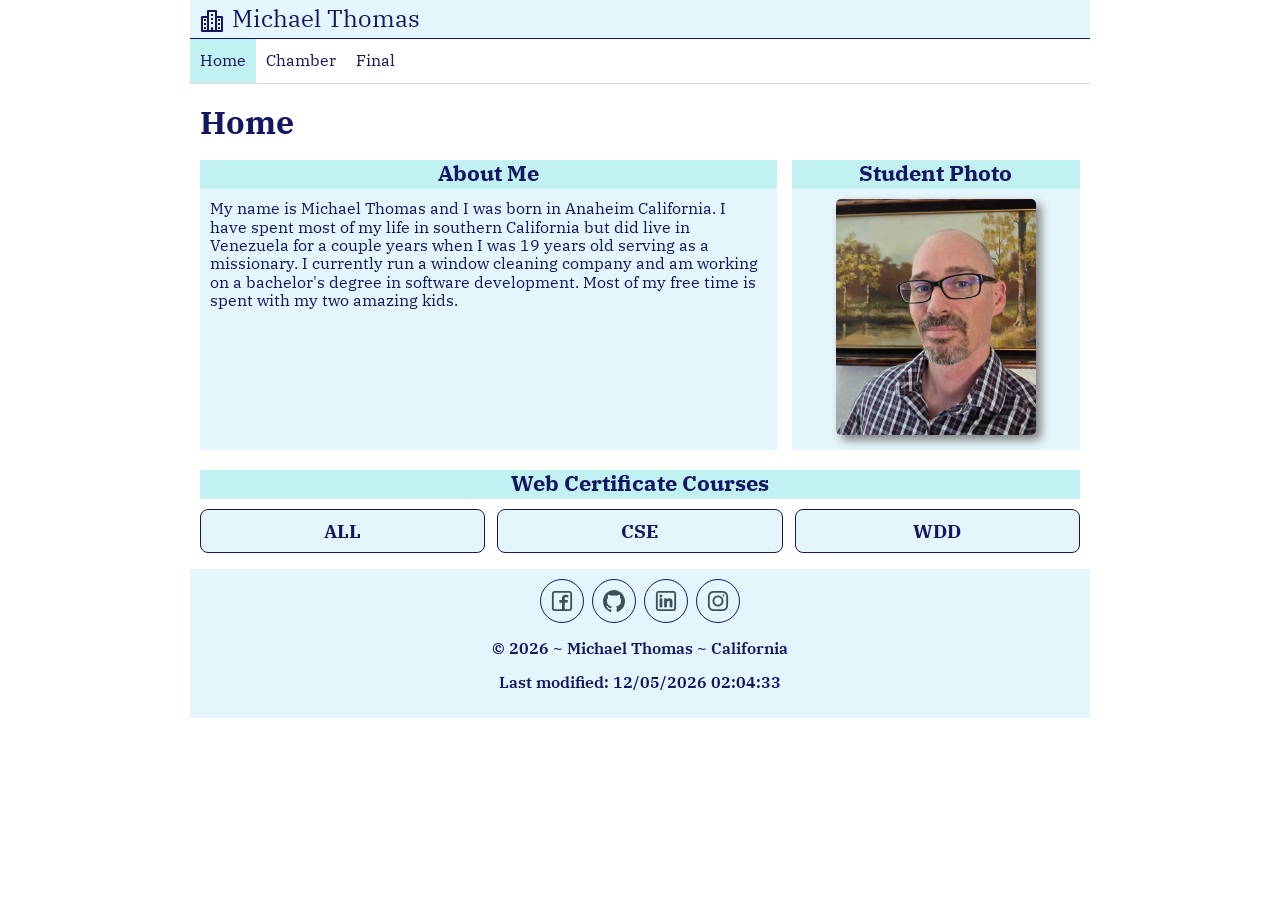
<file: index.html>
<!DOCTYPE html>
<html lang="en">
<head>
    <meta charset="UTF-8">
    <meta name="viewport" content="width=device-width, initial-scale=1.0">
    <title>Home Page WDD231</title>
    <meta name="author" content="Michael Thomas">
    <meta name="description" content="Michael Thomas's home page for the wdd231 web development class.">

    <link rel="preconnect" href="https://fonts.googleapis.com">
    <link rel="preconnect" href="https://fonts.gstatic.com" crossorigin>
    <link href="https://fonts.googleapis.com/css2?family=IBM+Plex+Serif:ital,wght@0,400;0,600;0,700;1,400&display=swap" rel="stylesheet">

    <meta property="og:title" content="Home Page">
    <meta property="og:description" content = "Michael Thomas's home page for the wdd231 web development class.">
    <meta property= "og:url" content="https://mt-creations.github.io/wdd231/index.html">
    <meta property="og:image" content="https://mt-creations.github.io/wdd231/images/profilepic.webp">

    <link rel="icon" href="favicon.ico">

    <link rel="stylesheet" href="styles/normalize.css">
    <link rel="stylesheet" href="styles/base.css">
    <link rel="stylesheet" href="styles/larger.css">

    <script src="scripts/navigation.js" defer></script>
    <script src="scripts/courses.js" defer></script>
    <script src="scripts/footer.js" defer></script>
</head>

<body>
    <header class="container">
        <img src="images/logo.svg" alt="site logo" height="1" width="1">
        <span>Michael Thomas</span>
        <button id="ham-btn" class="hamburger" aria-label="navigation menu button"></button>
    </header>

    <nav id="nav-bar" class="navigation container">
        <ul>
            <li class="current"><a href="https://mt-creations.github.io/wdd231/index.html">Home</a></li>
            <li><a href="https://mt-creations.github.io/wdd231/chamber/index.html">Chamber</a></li>
            <li><a href="https://mt-creations.github.io/wdd231/final/index.html">Final</a></li>
        </ul>
    </nav>

    <main>
        <h1>Home</h1>
        <section class="student">
            <section class="about-me">
                <h2>About Me</h2>
                <p>My name is Michael Thomas and I was born in Anaheim California. I have spent most of my life in southern California but did live in Venezuela for a couple years when I was 19 years old serving as a missionary. I currently run a window cleaning company and am working on a bachelor's degree in software development. Most of my free time is spent with my two amazing kids.</p>
            </section>
            <section class="student-photo">
                <h2>Student Photo</h2>
                <img class="profile-pic" src="images/profilepic.webp" alt="profile picture of Michael Thomas" width="200">
            </section>
        </section>
        <section class="certificates">
            <h2>Web Certificate Courses</h2>

            <div class="btn-group">
                <button class="cert-btn" id="btn-all" aria-label="show all courses">ALL</button>
                <button class="cert-btn" id="btn-cse" aria-label="show cse courses">CSE</button>
                <button class="cert-btn" id="btn-wdd"  aria-label="show wdd courses">WDD</button>
            </div>

            <div id="courses"></div>

            <p id="total-credits" class="total-credits"></p>

        </section>

    </main>   
    
    
    <footer class="container">
        <div class="social">
            <a href="https://www.facebook.com/" target="_blank"><img src="images/facebook-icon.svg" alt="facebook" width="16" height="16"></a>
            <a href="https://github.com/mt-creations/wdd231" target="_blank"><img src="images/github-icon.svg" alt="github" width="16" height="16"></a>
            <a href="https://www.linkedin.com/feed/" target="_blank"><img src="images/linkedin-icon.svg" alt="linkedin" width="16" height="16"></a>
            <a href="https://www.instagram.com/" target="_blank"><img src="images/instagram-icon.svg" alt="instagram" width="16" height="16"></a>
        </div>
        <p>
            <span id="currentYear"></span>
        </p>
        <p id="lastModified"></p>
    </footer>
</body>
</html>
</file>
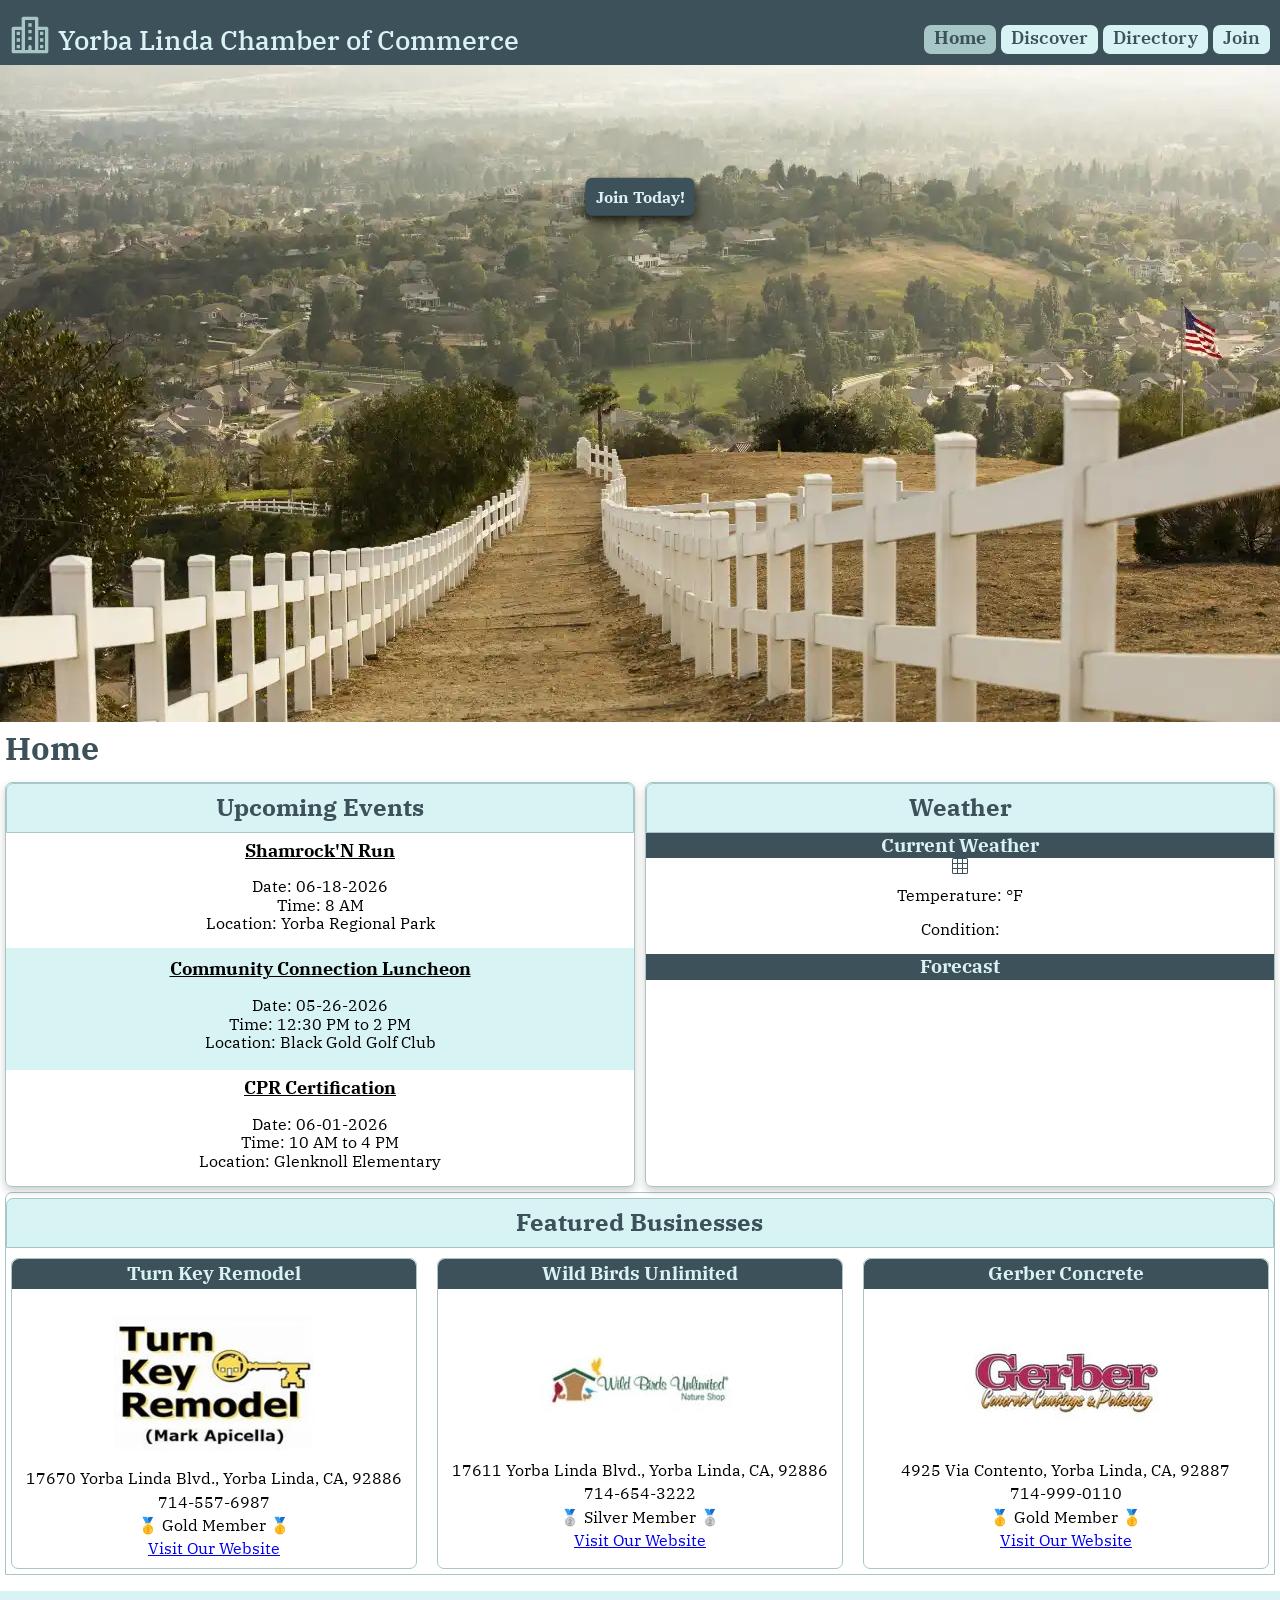
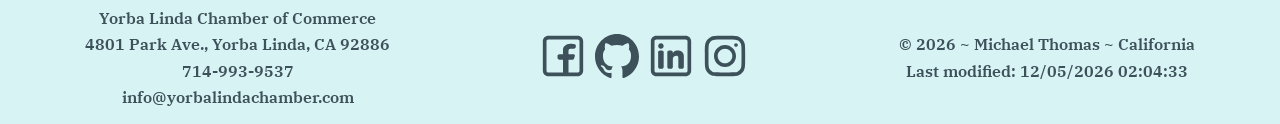
<file: chamber/index.html>
<!DOCTYPE html>
<html lang="en">
<head>
    <meta charset="UTF-8">
    <meta name="viewport" content="width=device-width, initial-scale=1.0">
    <title>WDD231 | Chamber of Commerce Home Page</title>
    <meta name="author" content="Michael Thomas">
    <meta name="description" content="Home page for the Chamber of commerce site for wdd231 web development class.">

    <link rel="icon" href="images/favicon.ico">
    <link rel="stylesheet" href="styles/normalize.css">
    <link rel="stylesheet" href="styles/base.css">
    <link rel="stylesheet" href="styles/larger.css">

    <link rel="preconnect" href="https://fonts.googleapis.com">
    <link rel="preconnect" href="https://fonts.gstatic.com" crossorigin>
    <link href="https://fonts.googleapis.com/css2?family=IBM+Plex+Serif:wght@400;700&display=swap" rel="stylesheet">

    <meta property="og:title" content="Chamber of Commerce Page">
    <meta property="og:description" content="Michael Thomas's chamber of commerce home page for the wdd231 web development class.">
    <meta property="og:url" content="https://mt-creations.github.io/wdd231/chamber/index.html">
    <meta property="og:image" content="https://mt-creations.github.io/wdd231/chamber/images/hero-small.webp">

    <script src="scripts/footer.js" defer></script>
    <script src="scripts/navigation.js" defer></script>
    <script src="scripts/weather.js" defer></script>
    <script src="scripts/featured.js" defer></script>
</head>

<body>
    <header>
        <img src="images/logo.svg" alt="site logo">
        <span>Yorba Linda Chamber of Commerce</span>
        <button id="ham-btn" class="hamburger" aria-label="navigation menu button"></button>
        <nav id="nav-bar" class="navigation">
            <ul>
                <li class="current"><a href="https://mt-creations.github.io/wdd231/chamber/index.html">Home</a></li>
                <li><a href="https://mt-creations.github.io/wdd231/chamber/discover.html">Discover</a></li>
                <li><a href="https://mt-creations.github.io/wdd231/chamber/directory.html">Directory</a></li>
                <li><a href="https://mt-creations.github.io/wdd231/chamber/join.html">Join</a></li>
            </ul>
        </nav>
    </header>

    <main>
        <div class="hero">
            <picture>
                <source srcset="images/hero.webp" media="(min-width: 500px)">
                <img class="hero-img" src="images/hero-small.webp" alt="picture of the city of Yorba Linda, California" loading="eager">
            </picture>
            <div class="call-to-action">
                <a href="https://mt-creations.github.io/wdd231/chamber/join.html" class="cta-btn" title="Meet Local businesses and grow your network">Join Today!</a>
            </div>
        </div>

        <h1>Home</h1>

        <div class="event-weather">
            <section class="events">
                <h2 class="home-h2">Upcoming Events</h2>
                <div class="events-div">
                    <p class="event-title">Shamrock'N Run</p>
                    <p>Date: 06-18-2026<br>
                    Time: 8 AM<br>
                    Location: Yorba Regional Park
                    </p>
                    <div class="middle-event">
                        <p class="event-title">Community Connection Luncheon</p>
                        <p>Date: 05-26-2026<br>
                            Time: 12:30 PM to 2 PM<br>
                            Location: Black Gold Golf Club
                        </p>
                    </div>
                    <p class="event-title">CPR Certification</p>
                    <p>Date: 06-01-2026<br>
                        Time: 10 AM to 4 PM<br>
                        Location: Glenknoll Elementary
                    </p>
                </div>
            </section>

            <section class="weather">
                <h2 class="home-h2">Weather</h2>
                <div>
                    <h3 class="home-h3">Current Weather</h3>
                    <img src="images/grid-3x3.svg" id="weather-icon" alt="Weather icon">
                    <p class="p-temp">Temperature: <span id="current-temp"></span> °F</p>
                    <p>Condition: <span id="condition"> </span></p>
                </div>
                <div>
                    <h3 class="home-h3">Forecast</h3>
                    <ul id="forecast" class="forecast"></ul>
                </div>
            </section>
        </div>

        <section class="featured-section">
            <h2 class="home-h2 fb-title">Featured Businesses</h2>
            <div id="featured-cards"></div>
        </section>
        
    </main>

    <footer>
        <div class="chamber-info">
            <p>Yorba Linda Chamber of Commerce</p>
            <p>4801 Park Ave., Yorba Linda, CA 92886</p>
            <p>714-993-9537​</p>
            <p>info@yorbalindachamber.com</p>
        </div>

        <div class="social">
            <a href="https://www.facebook.com/" target="_blank"><img src="images/facebook-icon.svg" alt="facebook" width="16" height="16"></a>
            <a href="https://github.com/mt-creations/wdd231" target="_blank"><img src="images/github-icon.svg" alt="github" width="16" height="16"></a>
            <a href="https://www.linkedin.com/feed/" target="_blank"><img src="images/linkedin-icon.svg" alt="linkedin" width="16" height="16"></a>
            <a href="https://www.instagram.com/" target="_blank"><img src="images/instagram-icon.svg" alt="instagram" width="16" height="16"></a>
        </div>

        <div class="student-info">
            <p><span id="currentYear"></span></p>
            <p id="lastModified"></p>
        </div> 
    </footer>
    
</body>
</html>
</file>
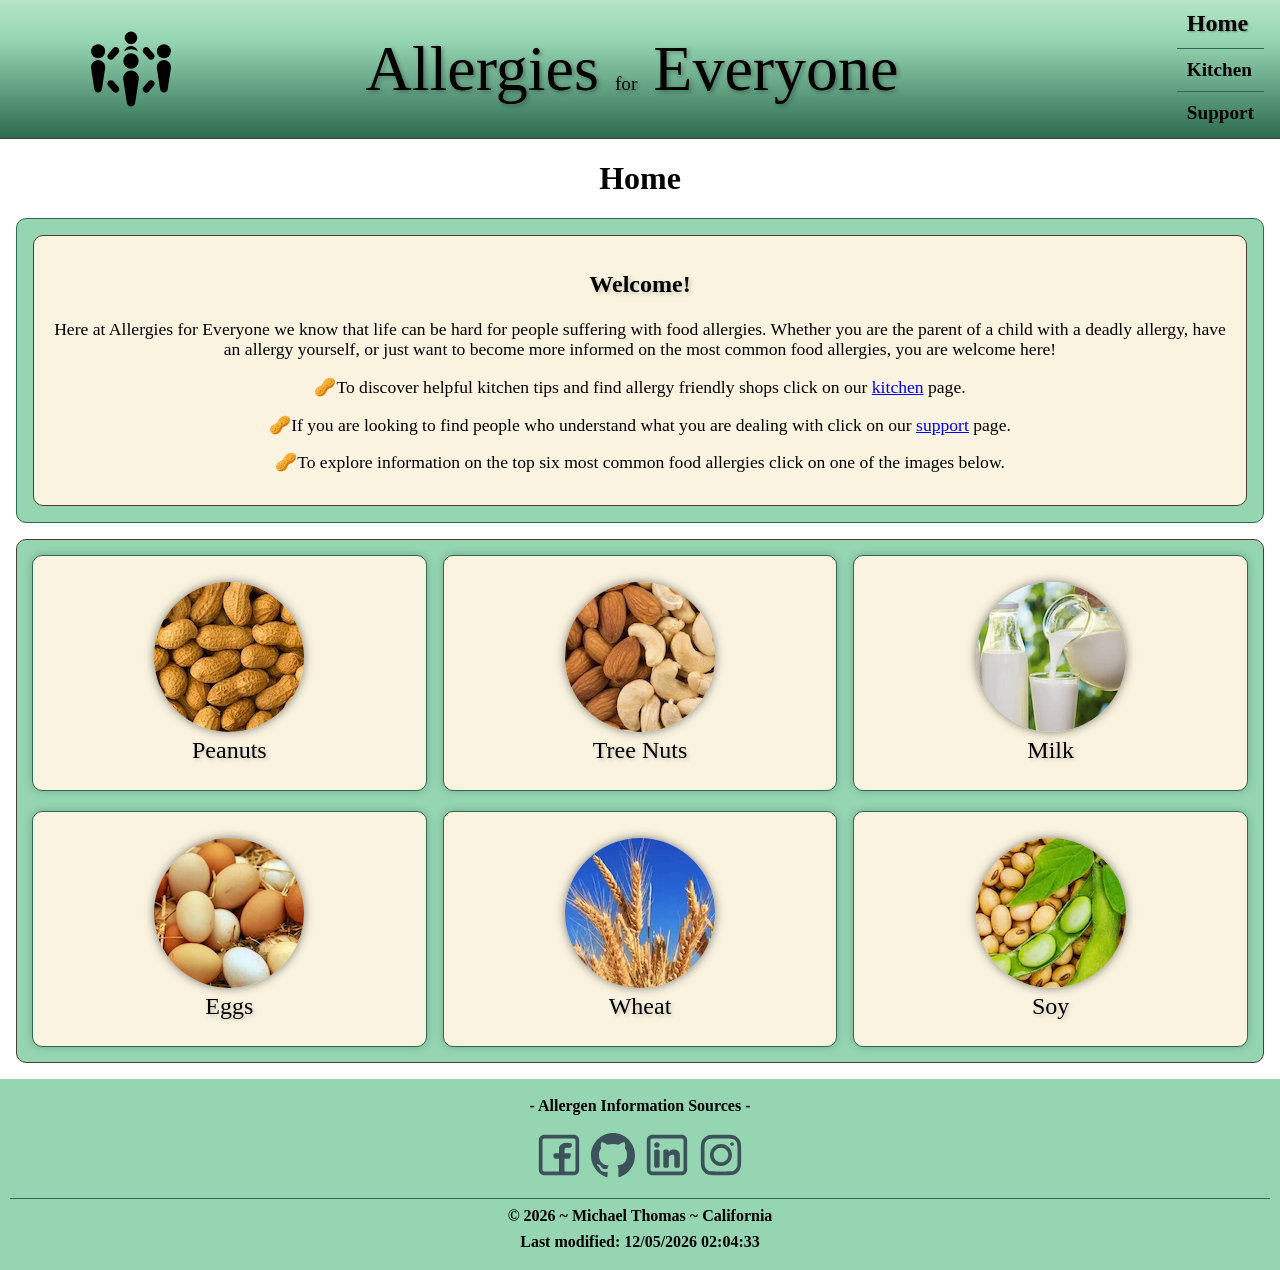
<file: final/index.html>
<!DOCTYPE html>
<html lang="en">
<head>
    <meta charset="UTF-8">
    <meta name="viewport" content="width=device-width, initial-scale=1.0">
    <title>Home - Final Project Food Allergy Website | WDD 231</title>
    <meta name="author" content="Michael Thomas">
    <meta name="description" content="Final project for wdd231 web development class.  Homepage for a website about food allergies.">

    <link rel="icon" href="images/final-favicon.ico">
    <link rel="stylesheet" href="styles/normalize.css">
    <link rel="stylesheet" href="styles/base.css">
    <link rel="stylesheet" href="styles/medium.css">
    <link rel="stylesheet" href="styles/larger.css">

    <link rel="preconnect" href="https://fonts.googleapis.com">
    <link rel="preconnect" href="https://fonts.gstatic.com" crossorigin>
    <link href="https://fonts.googleapis.com/css2?family=IBM+Plex+Serif:wght@400;700&display=swap" rel="stylesheet">

    <meta property="og:title" content="Food allergy information website">
    <meta property="og:description" content="Michael Thomas's final project for the wdd231 web development class. A food allergy information website.">
    <meta property="og:url" content="https://mt-creations.github.io/wdd231/final/index.html">
    <meta property="og:image" content="https://mt-creations.github.io/wdd231/final/index.html">

    <script src="scripts/footer.js" defer></script>
    <script src="scripts/navigation.js" defer></script>
    <script type="module" src="scripts/home.js" defer></script>

</head>

<body>
    <header>
        <img src="images/hands-icon.svg" alt="holding hands icon">

        <p class="words"><span>Allergies <span class="small-word">for</span> Everyone</span></p>

        <button class="hamburger" id="ham-btn"  aria-label="navigation menu"></button>

        <nav class="navigation" id="nav-bar">
            <ul>
                <li class="current"><a class="active" href="https://mt-creations.github.io/wdd231/final/index.html">Home</a></li>
                <li><a href="https://mt-creations.github.io/wdd231/final/kitchen.html">Kitchen</a></li>
                <li><a href="https://mt-creations.github.io/wdd231/final/support.html">Support</a></li>
            </ul>
        </nav>

    </header>

    <main>
        <h1>Home</h1>
        <section class="intro-border">
            <div class="intro">
                <h2>Welcome!</h2>
                <p>
                    Here at Allergies for Everyone we know that life can be hard for people suffering with food allergies.  Whether you are the parent of a child with a deadly allergy, have an allergy yourself, or just want to become more informed on the most common food allergies, you are welcome here!
                </p>
                
                <p>
                    🥜To discover helpful kitchen tips and find allergy friendly shops click on our <a href="#">kitchen</a> page.
                </p>
                
                <p>
                    🥜If you are looking to find people who understand what you are dealing with click on our <a href="#">support</a> page.
                </p>    
                
                <p>
                    🥜To explore information on the top six most common food allergies click on one of the images below.
                </p>
            </div>
        </section>

        <div class="allergens">
            <div class="allergen-card" data-modal="peanuts">
                <figure>
                    <img src="images/peanuts-150.webp" alt="Peanuts" loading="lazy">
                    <figcaption>Peanuts</figcaption>
                </figure>
            </div>

            <div class="allergen-card" data-modal="tree-nuts">
                <figure>
                    <img src="images/treenuts-150.webp" alt="Tree Nuts" loading="lazy">
                    <figcaption>Tree Nuts</figcaption>
                </figure>
            </div>

            <div class="allergen-card" data-modal="milk">
                <figure>
                    <img src="images/milk-150.webp" alt="Milk" loading="lazy">
                    <figcaption>Milk</figcaption>
                </figure>
            </div>

            <div class="allergen-card" data-modal="eggs">
                <figure>
                    <img src="images/eggs-150.webp" alt="Eggs" loading="lazy">
                    <figcaption>Eggs</figcaption>
                </figure>
            </div>

            <div class="allergen-card" data-modal="wheat">
                <figure>
                    <img src="images/wheat-150.webp" alt="Wheat" loading="lazy">
                    <figcaption>Wheat</figcaption>
                </figure>
            </div>

            <div class="allergen-card" data-modal="soy">
                <figure data-modal="soy">
                    <img src="images/soy-150.webp" alt="Soy" loading="lazy">
                    <figcaption>Soy</figcaption>
                </figure>
            </div>
            
            <div id="dialog-container"></div>

        </div>


    </main>

    <footer>
        <p>
            <a href="#" id="sources-link">- Allergen Information Sources -</a>
        </p>

        <dialog id="sources-dialog">
            <h2>Sources</h2>
        
            <ul>
                <li>
                    <a href="https://www.foodallergy.org/resources/facts-and-statistics"
                       target="_blank">
                       Food Allergy Research & Education (FARE)
                    </a>
                </li>
        
                <li>
                    <a href="https://www.fda.gov/food/buy-store-serve-safe-food/food-allergies-what-you-need-know"
                       target="_blank">
                       U.S. Food and Drug Administration (FDA)
                    </a>
                </li>
        
                <li>
                    <a href="https://www.fsis.usda.gov/food-safety/safe-food-handling-and-preparation/food-safety-basics/food-allergies-big-9"
                       target="_blank">
                       USDA Food Allergies: The Big 9
                    </a>
                </li>
            </ul>
        
            <button data-close>Close</button>
        </dialog>

        <div class="social">
            <a href="https://www.facebook.com/" target="_blank"><img src="images/facebook-icon.svg" alt="facebook" width="16" height="16"></a>
            <a href="https://github.com/mt-creations/wdd231" target="_blank"><img src="images/github-icon.svg" alt="github" width="16" height="16"></a>
            <a href="https://www.linkedin.com/feed/" target="_blank"><img src="images/linkedin-icon.svg" alt="linkedin" width="16" height="16"></a>
            <a href="https://www.instagram.com/" target="_blank"><img src="images/instagram-icon.svg" alt="instagram" width="16" height="16"></a>
        </div>

        <div class="student-info">
            <p><span id="currentYear"></span></p>
            <p id="lastModified"></p>
        </div> 
    </footer>

</body>
</html>
</file>
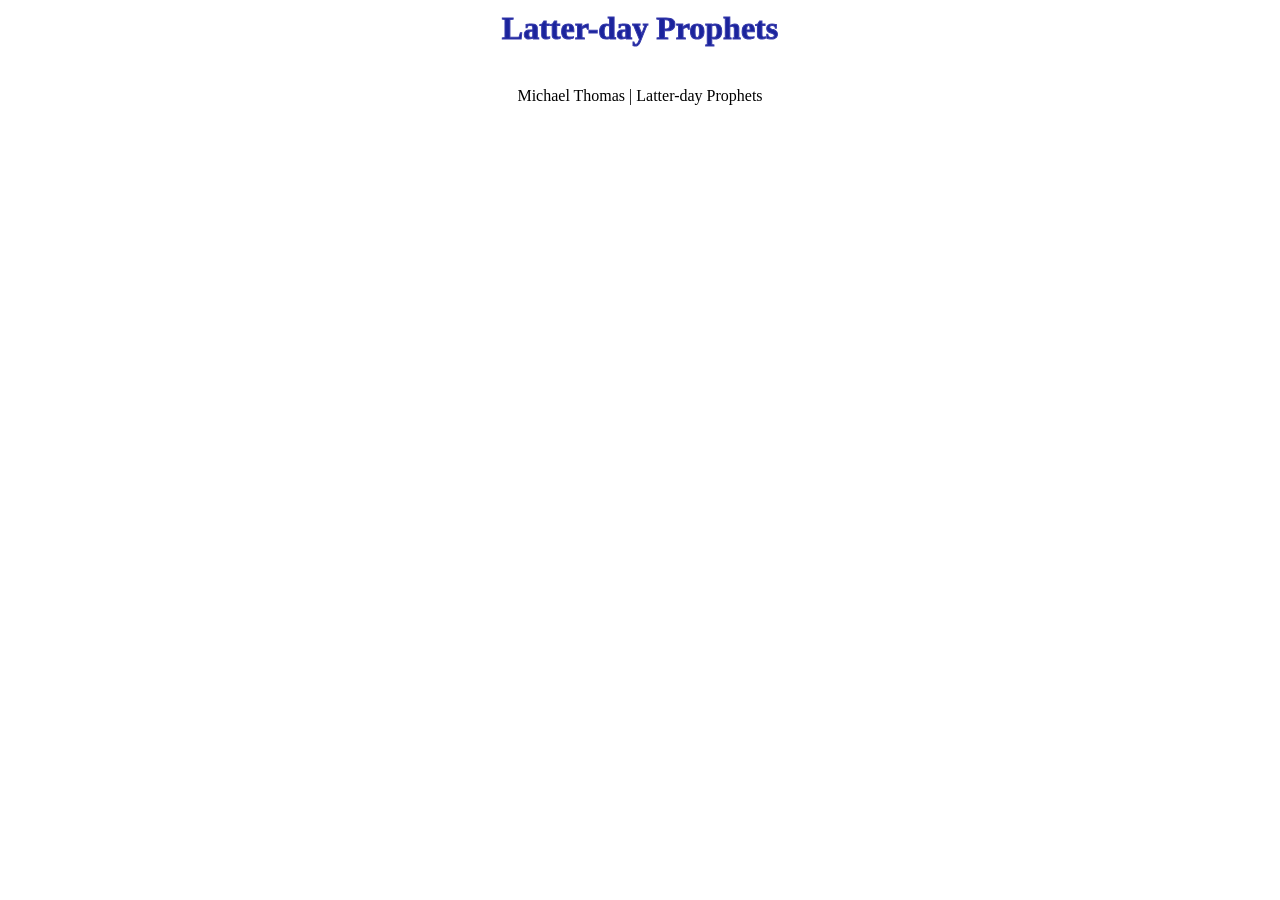
<file: prophets.html>
<!DOCTYPE html>
<html lang="en">
<head>
    <meta charset="UTF-8">
    <meta name="viewport" content="width=device-width, initial-scale=1.0">
    <title>Prophets | WDD231</title>
    <meta name="author" content="Michael Thomas">
    <meta name="description" content="Prophets data page for practicing fetching data for the wdd231 web development class.">

    <link rel="icon" href="favicon.ico">
    <link rel="stylesheet" href="styles/normalize.css">
    <link rel="stylesheet" href="styles/prophets.css">

    <script src="scripts/prophets.js" defer></script>
</head>

<body>
    <header>
        <h1>Latter-day Prophets</h1>
    </header>

    <main>
        <div id="cards"  class="container"></div>
    </main>

    <footer>
        Michael Thomas | Latter-day Prophets
    </footer>
    
</body>
</html>
</file>
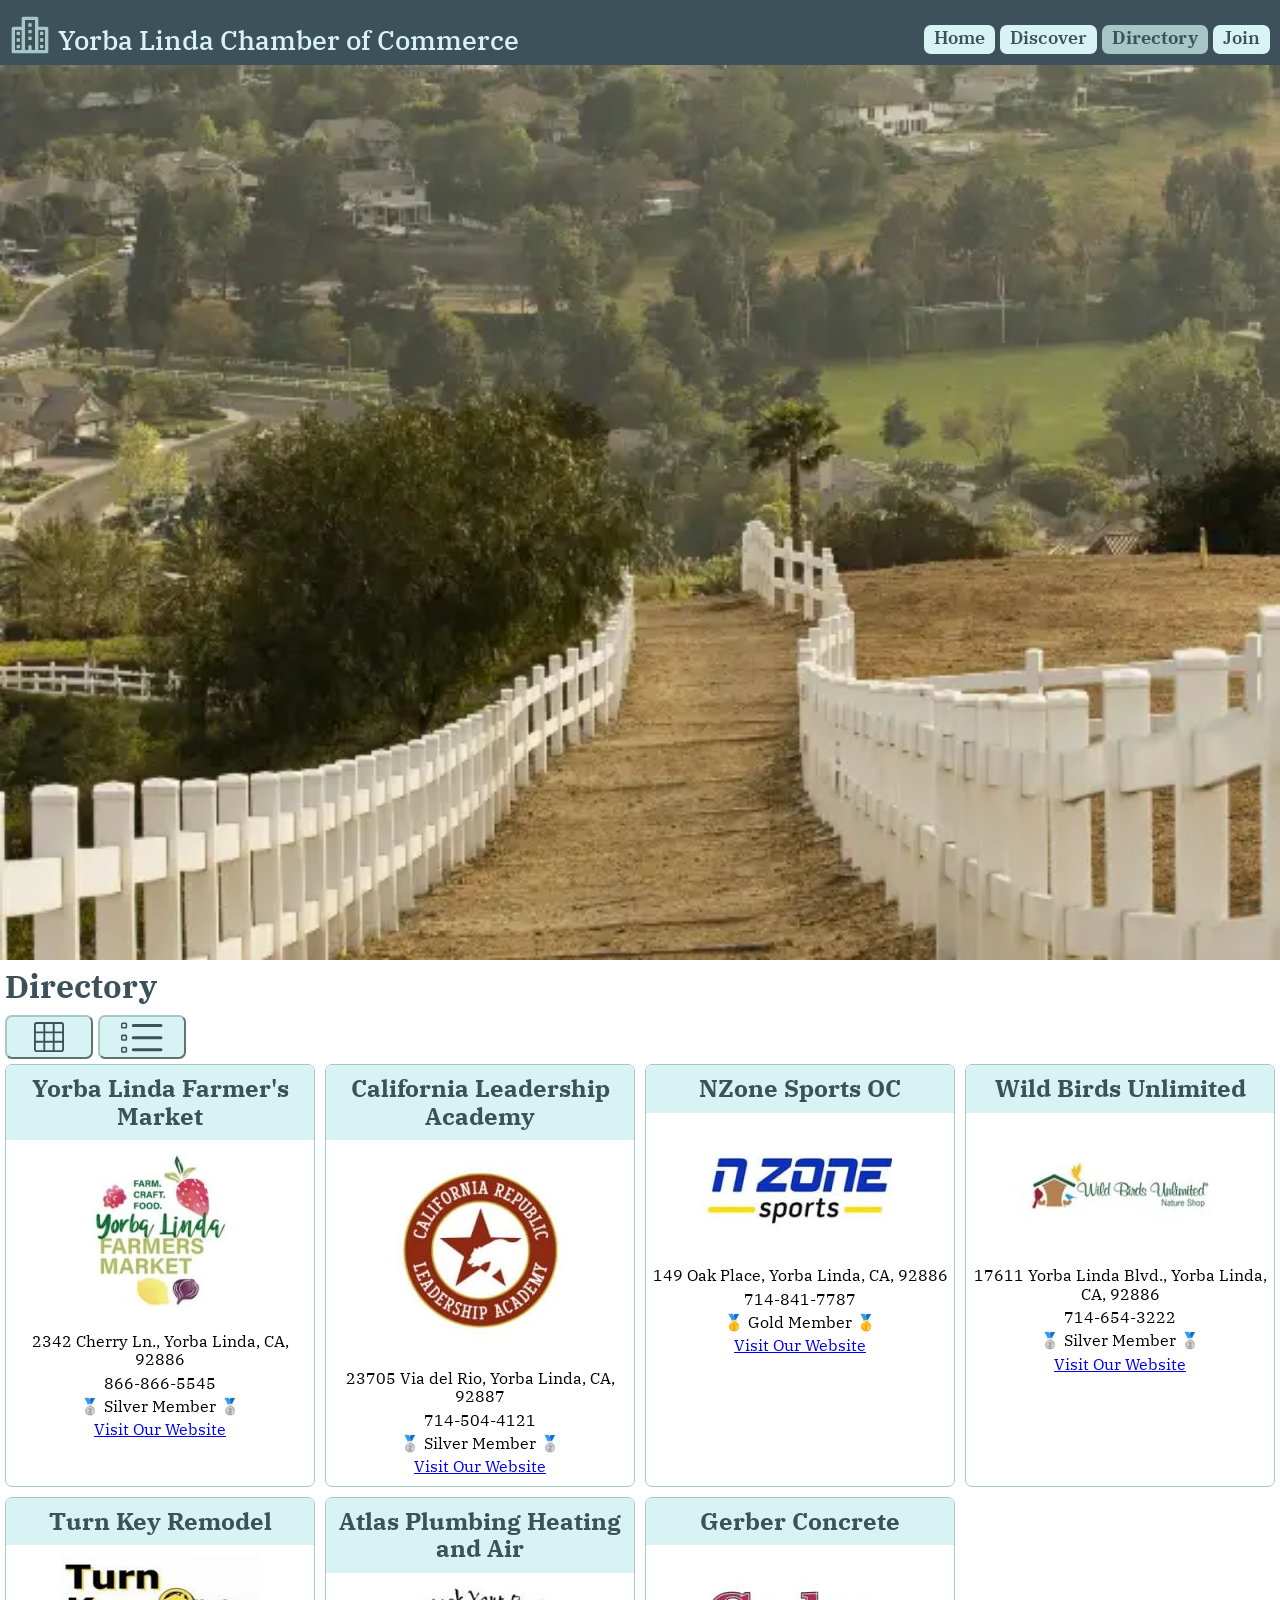
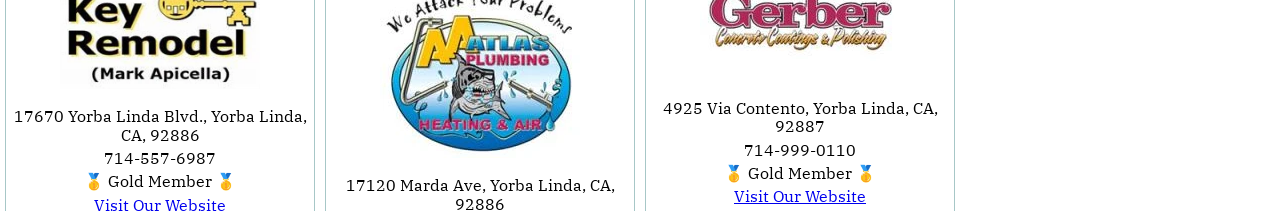
<file: chamber/directory.html>
<!DOCTYPE html>
<html lang="en">
<head>
    <meta charset="UTF-8">
    <meta name="viewport" content="width=device-width, initial-scale=1.0">
    <title>WDD231 | Chamber Directory</title>
    <meta name="author" content="Michael Thomas">
    <meta name="description" content="Directory page for the chamber of commerce site for wdd231 web development class.">

    <link rel="icon" href="images/favicon.ico">
    <link rel="stylesheet" href="styles/normalize.css">
    <link rel="stylesheet" href="styles/base.css">
    <link rel="stylesheet" href="styles/larger.css">

    <link rel="preconnect" href="https://fonts.googleapis.com">
    <link rel="preconnect" href="https://fonts.gstatic.com" crossorigin>
    <link href="https://fonts.googleapis.com/css2?family=IBM+Plex+Serif:wght@400;700&display=swap" rel="stylesheet">

    <meta property="og:title" content="Chamber of Commerce Page">
    <meta property="og:description" content="Michael Thomas's chamber of commerce directory page for the wdd231 web development class.">
    <meta property="og:url" content="https://mt-creations.github.io/wdd231/chamber/directory.html">
    <meta property="og:image" content="https://mt-creations.github.io/wdd231/chamber/images/hero-small.webp">

    <script src="scripts/footer.js" defer></script>
    <script src="scripts/navigation.js" defer></script>
    <script src="scripts/directory.js" defer></script>

</head>

<body>
    <header>
        <img src="images/logo.svg" alt="site logo">
        <span>Yorba Linda Chamber of Commerce</span>
        <button id="ham-btn" class="hamburger" aria-label="navigation menu button"></button>
        <nav id="nav-bar" class="navigation">
            <ul>
                <li><a href="https://mt-creations.github.io/wdd231/chamber/index.html">Home</a></li>
                <li><a href="https://mt-creations.github.io/wdd231/chamber/discover.html">Discover</a></li>
                <li class="current"><a href="https://mt-creations.github.io/wdd231/chamber/directory.html">Directory</a></li>
                <li><a href="https://mt-creations.github.io/wdd231/chamber/join.html">Join</a></li>
            </ul>
        </nav>
    </header>

    <main>
        <picture>
            <source srcset="images/hero.webp" media="(min-width: 500px)">
            <img class="hero-img" src="images/hero-small.webp" alt="picture of the city of Yorba Linda, CA hills" loading="eager">
        </picture>

        <h1>Directory</h1>

        <div class="view-buttons">
            <button id="grid" class="grid-btn"><img src="images/grid-3x3.svg" alt="grid button" title="Grid View"></button>
            <button id="list" class="list-btn"><img src="images/list-task-cropped.svg" alt="list button" title="List View"></button>
        </div>

        <div id="cards" class="cards grid"></div>
    </main>

    <footer class="container">
        <div class="chamber-info">
            <p>Yorba Linda Chamber of Commerce</p>
            <p>4801 Park Ave., Yorba Linda, CA 92886</p>
            <p>714-993-9537​</p>
            <p>info@yorbalindachamber.com</p>
        </div>

        <div class="social">
            <a href="https://www.facebook.com/" target="_blank"><img src="images/facebook-icon.svg" alt="facebook" width="16" height="16"></a>
            <a href="https://github.com/mt-creations/wdd231" target="_blank"><img src="images/github-icon.svg" alt="github" width="16" height="16"></a>
            <a href="https://www.linkedin.com/feed/" target="_blank"><img src="images/linkedin-icon.svg" alt="linkedin" width="16" height="16"></a>
            <a href="https://www.instagram.com/" target="_blank"><img src="images/instagram-icon.svg" alt="instagram" width="16" height="16"></a>
        </div>

        <div class="student-info">
            <p><span id="currentYear"></span></p>
            <p id="lastModified"></p>
        </div>  
    </footer>
</body>
</html>
</file>
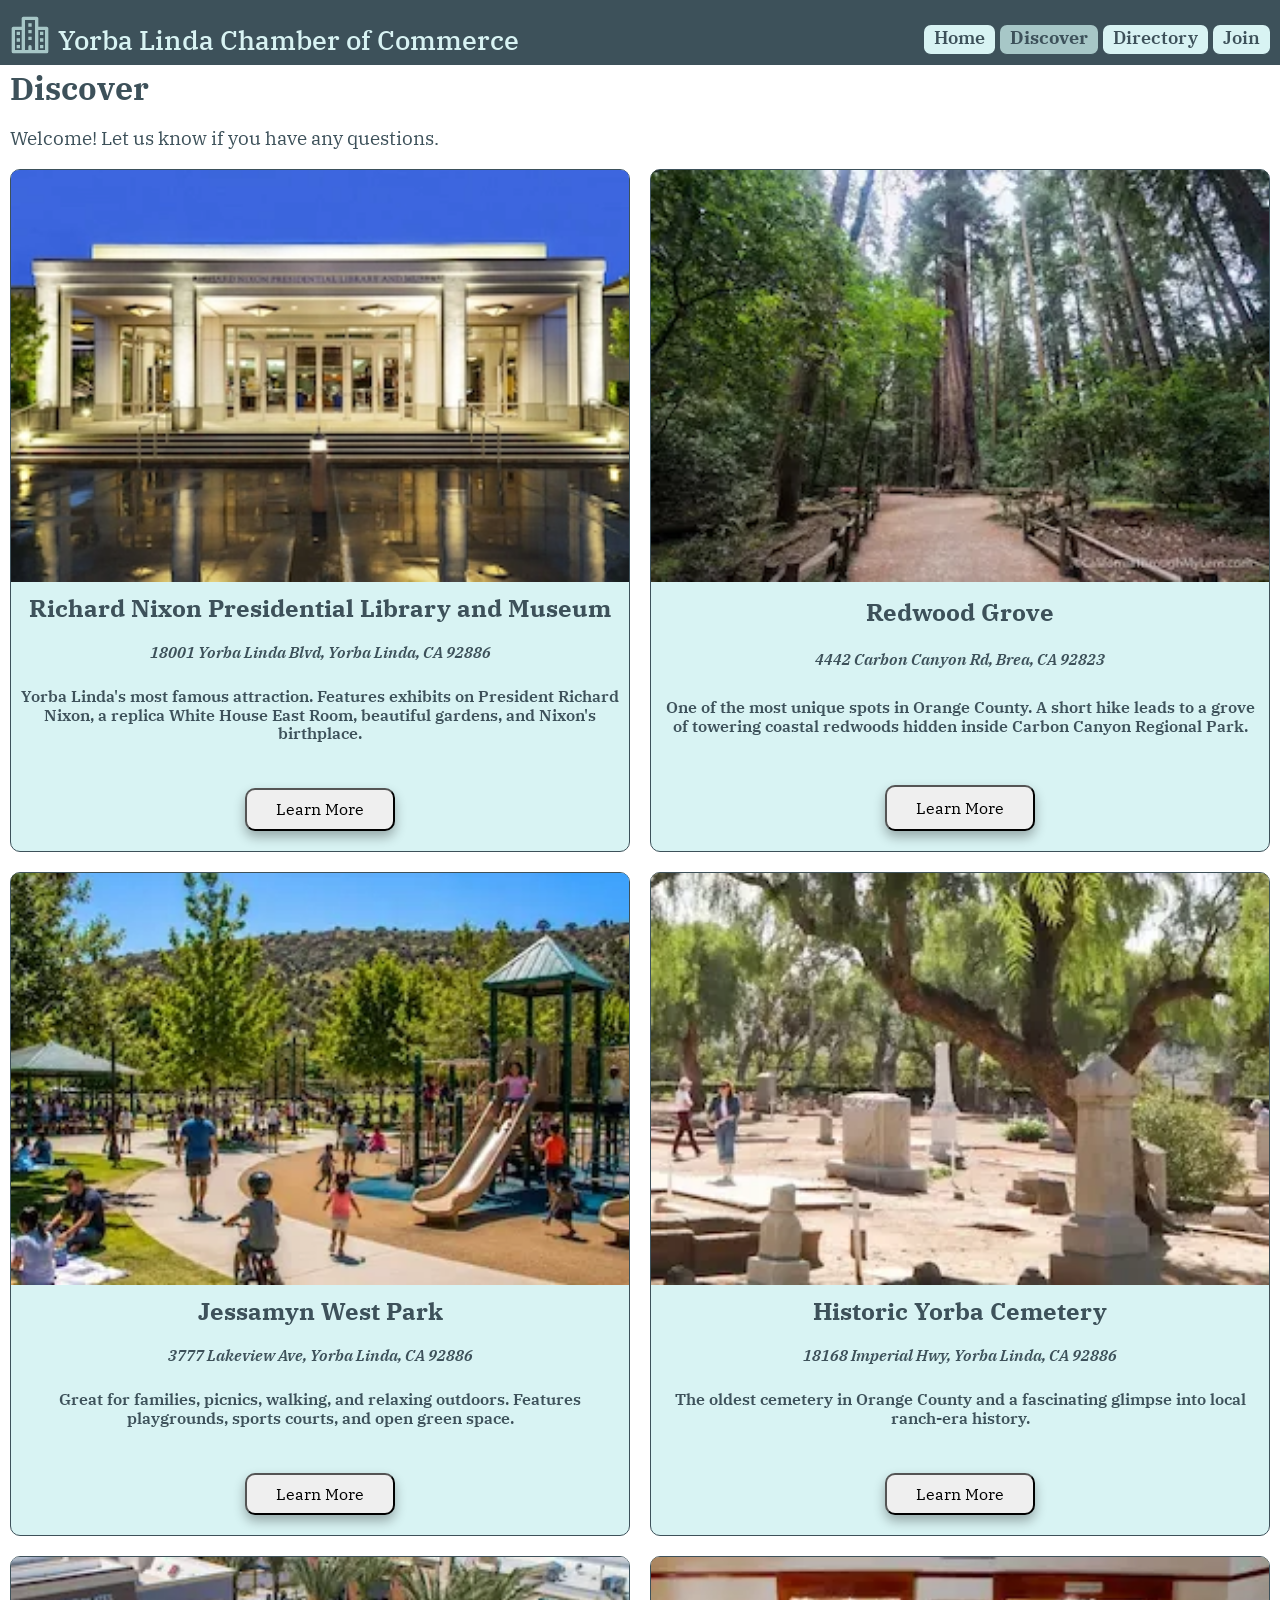
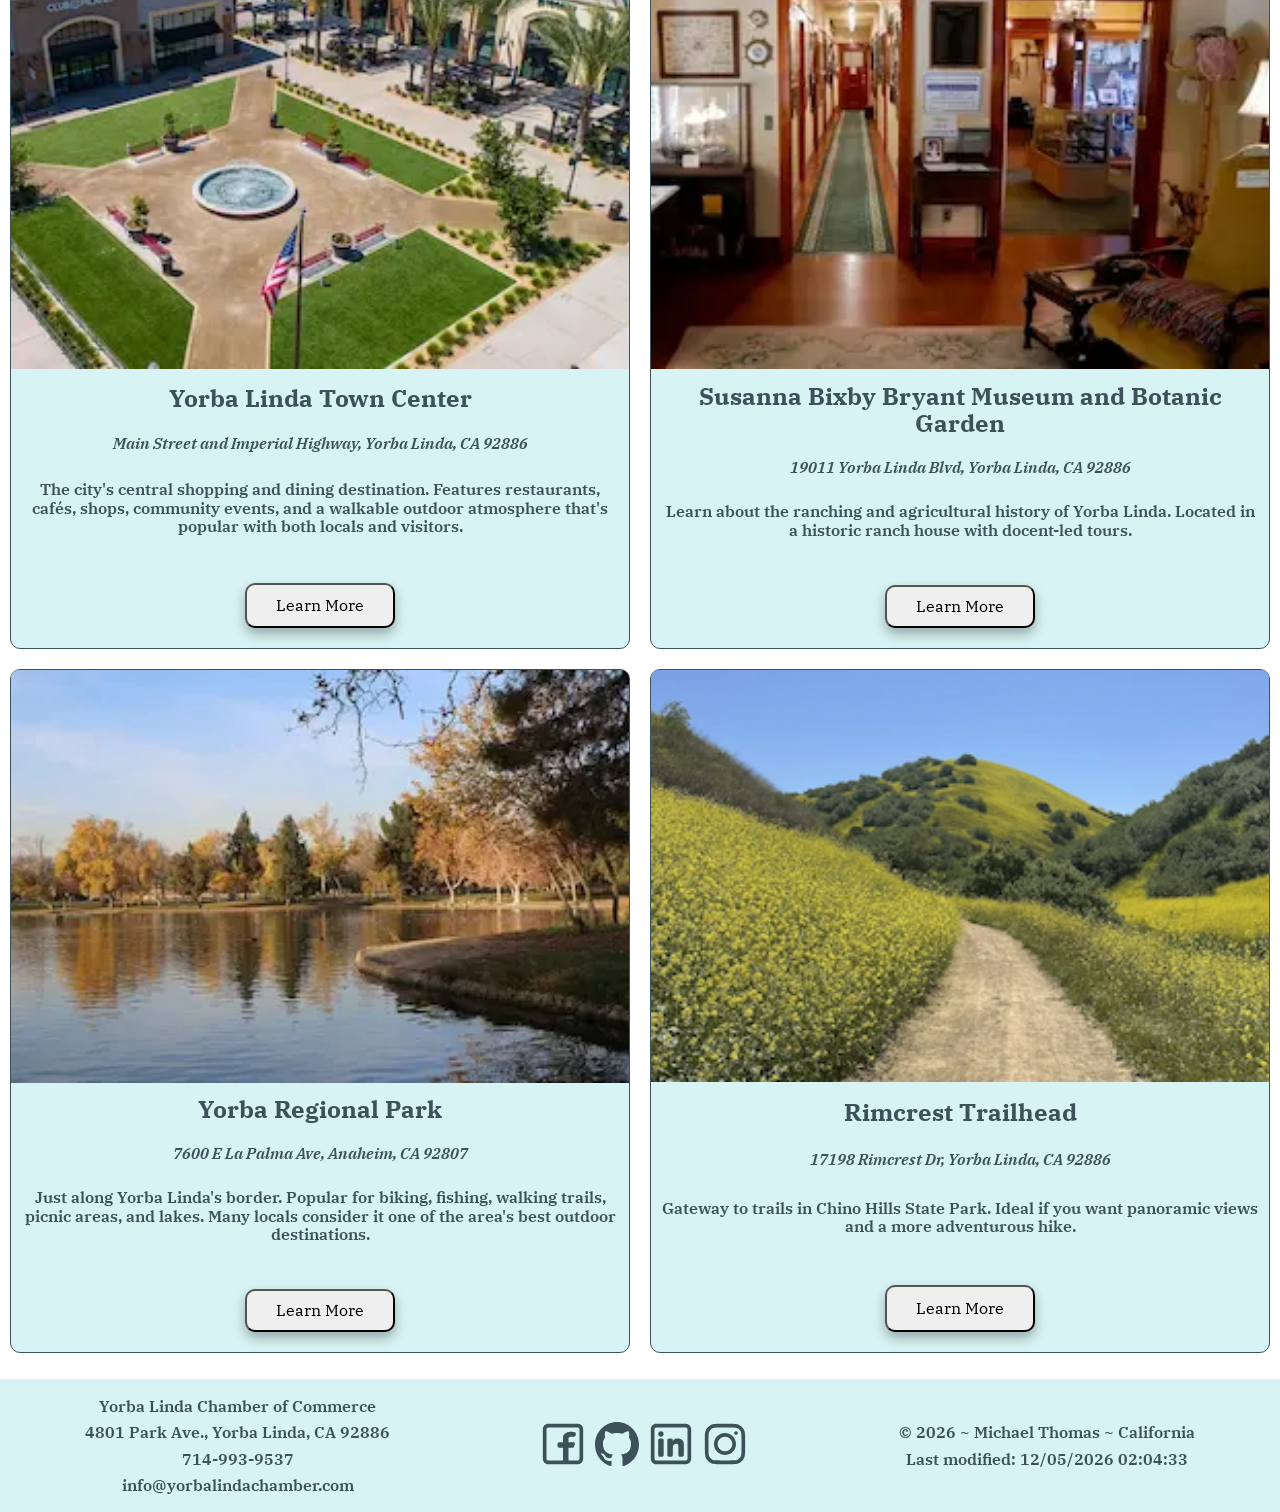
<file: chamber/discover.html>
<!DOCTYPE html>
<html lang="en">
<head>
    <meta charset="UTF-8">
    <meta name="viewport" content="width=device-width, initial-scale=1.0">
    <title>WDD231 | Chamber of Commerce Discover Page</title>
    <meta name="author" content="Michael Thomas">
    <meta name="description" content="Discover page for the Chamber of commerce site for wdd231 web development class.">

    <link rel="icon" href="images/favicon.ico">
    <link rel="stylesheet" href="styles/normalize.css">
    <link rel="stylesheet" href="styles/base.css">
    <link rel="stylesheet" href="styles/medium.css">
    <link rel="stylesheet" href="styles/larger.css">

    <link rel="preconnect" href="https://fonts.googleapis.com">
    <link rel="preconnect" href="https://fonts.gstatic.com" crossorigin>
    <link href="https://fonts.googleapis.com/css2?family=IBM+Plex+Serif:wght@400;600;700&display=swap" rel="stylesheet">

    <meta property="og:title" content="Chamber of Commerce Page">
    <meta property="og:description" content="Michael Thomas's chamber of commerce discover page for the wdd231 web development class.">
    <meta property="og:url" content="https://mt-creations.github.io/wdd231/chamber/directory.html">
    <meta property="og:image" content="https://mt-creations.github.io/wdd231/chamber/images/hero-small.webp">

    <script src="scripts/footer.js" defer></script>
    <script src="scripts/navigation.js" defer></script>
    <script src="scripts/discover.js" type="module" defer></script>
    <script src="scripts/visit.js" defer></script>
    
</head>

<body>
    <header>
        <img src="images/logo.svg" alt="site logo">
        <span>Yorba Linda Chamber of Commerce</span>
        <button id="ham-btn" class="hamburger" aria-label="navigation menu button"></button>
        <nav id="nav-bar" class="navigation">
            <ul>
                <li><a href="https://mt-creations.github.io/wdd231/chamber/index.html">Home</a></li>
                <li class="current"><a href="https://mt-creations.github.io/wdd231/chamber/discover.html">Discover</a></li>
                <li><a href="https://mt-creations.github.io/wdd231/chamber/directory.html">Directory</a></li>
                <li><a href="https://mt-creations.github.io/wdd231/chamber/join.html">Join</a></li>
            </ul>
        </nav>
    </header>

    <main>
        <h1 class="discover-h1">Discover</h1>
        <div id="visit" class="discover-visit"></div>
       
        <section id="card-holder" class="card-holder"></section>

    </main>

    <footer>
        <div class="chamber-info">
            <p>Yorba Linda Chamber of Commerce</p>
            <p>4801 Park Ave., Yorba Linda, CA 92886</p>
            <p>714-993-9537​</p>
            <p>info@yorbalindachamber.com</p>
        </div>

        <div class="social">
            <a href="https://www.facebook.com/" target="_blank"><img src="images/facebook-icon.svg" alt="facebook" width="16" height="16"></a>
            <a href="https://github.com/mt-creations/wdd231" target="_blank"><img src="images/github-icon.svg" alt="github" width="16" height="16"></a>
            <a href="https://www.linkedin.com/feed/" target="_blank"><img src="images/linkedin-icon.svg" alt="linkedin" width="16" height="16"></a>
            <a href="https://www.instagram.com/" target="_blank"><img src="images/instagram-icon.svg" alt="instagram" width="16" height="16"></a>
        </div>

        <div class="student-info">
            <p><span id="currentYear"></span></p>
            <p id="lastModified"></p>
        </div>
    </footer>
    
</body>
</html>
</file>
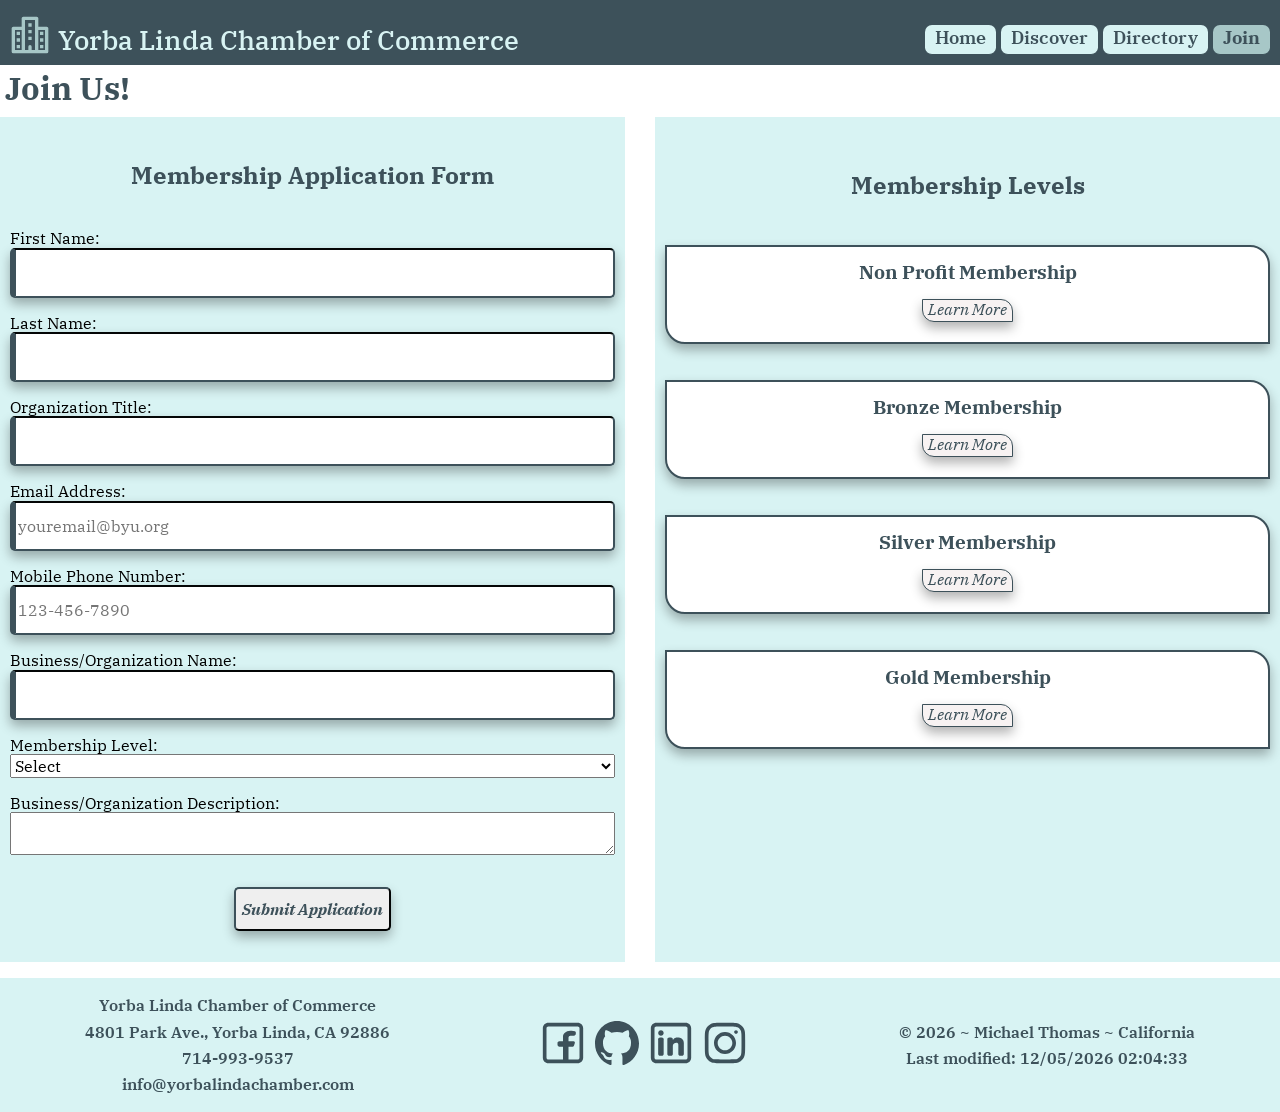
<file: chamber/join.html>
<!DOCTYPE html>
<html lang="en">
<head>
    <meta charset="UTF-8">
    <meta name="viewport" content="width=device-width, initial-scale=1.0">
    <title>WDD231 | Chamber of Commerce Join Page</title>
    <meta name="author" content="Michael Thomas">
    <meta name="description" content="Join page for the Chamber of commerce site for wdd231 web development class.">

    <link rel="icon" href="images/favicon.ico">
    <link rel="stylesheet" href="styles/normalize.css">
    <link rel="stylesheet" href="styles/base.css">
    <link rel="stylesheet" href="styles/larger.css">

    <link rel="preconnect" href="https://fonts.googleapis.com">
    <link rel="preconnect" href="https://fonts.gstatic.com" crossorigin>
    <link href="https://fonts.googleapis.com/css2?family=IBM+Plex+Serif:wght@400;700&display=swap" rel="stylesheet">

    <meta property="og:title" content="Chamber of Commerce Page">
    <meta property="og:description" content="Michael Thomas's chamber of commerce join page for the wdd231 web development class.">
    <meta property="og:url" content="https://mt-creations.github.io/wdd231/chamber/join.html">
    <meta property="og:image" content="https://mt-creations.github.io/wdd231/chamber/images/hero-small.webp">

    <script src="scripts/footer.js" defer></script>
    <script src="scripts/navigation.js" defer></script>
    <script src="scripts/join.js" defer></script>
    <script src="scripts/thankyou.js" defer></script>
</head>

<body>
    <header>
        <img src="images/logo.svg" alt="site logo">
        <span>Yorba Linda Chamber of Commerce</span>
        <button id="ham-btn" class="hamburger" aria-label="navigation menu button"></button>
        <nav id="nav-bar" class="navigation">
            <ul>
                <li><a href="https://mt-creations.github.io/wdd231/chamber/index.html">Home</a></li>
                <li><a href="https://mt-creations.github.io/wdd231/chamber/discover.html">Discover</a></li>
                <li><a href="https://mt-creations.github.io/wdd231/chamber/directory.html">Directory</a></li>
                <li class="current"><a href="https://mt-creations.github.io/wdd231/chamber/join.html">Join</a></li>
            </ul>
        </nav>
    </header>

    <main>
        <h1>Join Us!</h1>

        <section class="join-grid">
            <div>
                <form class="form" method="get" action="thankyou.html">
                    
                    <h2 class="join-h2">Membership Application Form</h2>

                    <label>First Name: 
                        <input type="text"
                        name="first-name"
                        title="Enter Your First Name"
                        autocomplete="given-name"
                        required>
                    </label>

                    <label>
                        Last Name:
                        <input type="text"
                        name="last-name"
                        title="Enter Your Last Name"
                        autocomplete="family-name"
                        required>
                    </label>

                    <label>
                        Organization Title:
                        <input type="text"
                        name="organization-title"
                        title="Enter Your Organization Title"
                        autocomplete="organization-title"
                        pattern="[A-Za-z\\- ]{7,}">
                    </label>

                    <label>
                        Email Address:
                        <input type="email"
                        name="email"
                        title="Enter Your Email Address"
                        autocomplete="email"
                        placeholder="youremail@byu.org"
                        required>
                    </label>

                    <label>
                        Mobile Phone Number:
                        <input type="tel"
                        name="phone"
                        title="Enter Your Mobile Phone Number"
                        placeholder="123-456-7890"
                        autocomplete="tel"
                        required>
                    </label>

                    <label>
                        Business/Organization Name:
                        <input type="text"
                         name="organization"
                         title="Enter Your Business or Organization Name"
                         autocomplete="organization"
                         required>
                    </label>

                    <label>
                        Membership Level:
                        <select name="membership-level" title="Select A Membership Level" required>
                            <option value="" selected disabled>Select</option>
                            <option value="np">NP Membership</option>
                            <option value="bronze">Bronze Membership</option>
                            <option value="silver">Silver Membership</option>
                            <option value="gold">Gold Membership</option>
                        </select>
                    </label>

                    <label>
                        Business/Organization Description:
                        <textarea
                            name="organization-description" 
                            title="Enter a description of your organization">
                        </textarea>
                    </label>

                    <label> 
                        <input type="hidden"
                        name="timestamp"
                        id="timestamp">
                    </label>

                    <input class="submit" type="submit" value="Submit Application">

                </form>
            </div>

            <div class="member-level" id="member-level">

                <h2 class="join-h2">Membership Levels</h2>

                <div class="member-card">
                    <h3>Non Profit Membership</h3>
                    <a href="#" data-modal="np">Learn More</a>
                </div>

                <div class="member-card">
                    <h3>Bronze Membership</h3>
                    <a href="#" data-modal="bronze">Learn More</a>
                </div>

                <div class="member-card">
                    <h3>Silver Membership</h3>
                    <a href="#" data-modal="silver">Learn More</a>
                </div>

                <div class="member-card">
                    <h3>Gold Membership</h3>
                    <a href="#" data-modal="gold">Learn More</a>
                </div>
            </div>

            <dialog id="np">
                <p>We love our non profit neighbors and are here to support your efforts to help our community thrive.  We offer free spotlight positions for non profit fundraising events.</p>
                <p>Membership Fee: $0</p>
                <button data-close="np">Close</button>
            </dialog>
            <dialog id="bronze">
                <p>Our Bronze members have a standing invitation to our monthly networking luncheons.  Additionally, their business is advertized on the chamber of commerce website.</p>
                <p>Membership Fee: $250 Annually</p>
                <button data-close="bronze">Close</button>
            </dialog>
            <dialog id="silver">
                <p>Our Silver members have a standing invitation to our monthly networking luncheons.  Additionally, their business is advertized on the chamber of commerce website.  We also provide access to various training seminars throughout the year featuring business experts.
                </p>
                <p>Membership Fee: $350 Annually</p>
                <button data-close="silver">Close</button>
            </dialog>
            <dialog id="gold">
                <p>Our Gold members have a standing invitation to our monthly networking luncheons.  Additionally, their business is advertized on the chamber of commerce website.  We also provide access to various training seminars throughout the year featuring business experts.  On top of all that, our Gold members are given priority spotlights on the chamber of commerce website.
                </p>
                <p>Membership Fee: $450 Annually</p>
                <button data-close="gold">Close</button>
            </dialog>

        </section>

    </main>

    <footer>
        <div class="chamber-info">
            <p>Yorba Linda Chamber of Commerce</p>
            <p>4801 Park Ave., Yorba Linda, CA 92886</p>
            <p>714-993-9537​</p>
            <p>info@yorbalindachamber.com</p>
        </div>

        <div class="social">
            <a href="https://www.facebook.com/" target="_blank"><img src="images/facebook-icon.svg" alt="facebook" width="16" height="16"></a>
            <a href="https://github.com/mt-creations/wdd231" target="_blank"><img src="images/github-icon.svg" alt="github" width="16" height="16"></a>
            <a href="https://www.linkedin.com/feed/" target="_blank"><img src="images/linkedin-icon.svg" alt="linkedin" width="16" height="16"></a>
            <a href="https://www.instagram.com/" target="_blank"><img src="images/instagram-icon.svg" alt="instagram" width="16" height="16"></a>
        </div>

        <div class="student-info">
            <p><span id="currentYear"></span></p>
            <p id="lastModified"></p>
        </div> 
    </footer>
    
</body>
</html>
</file>
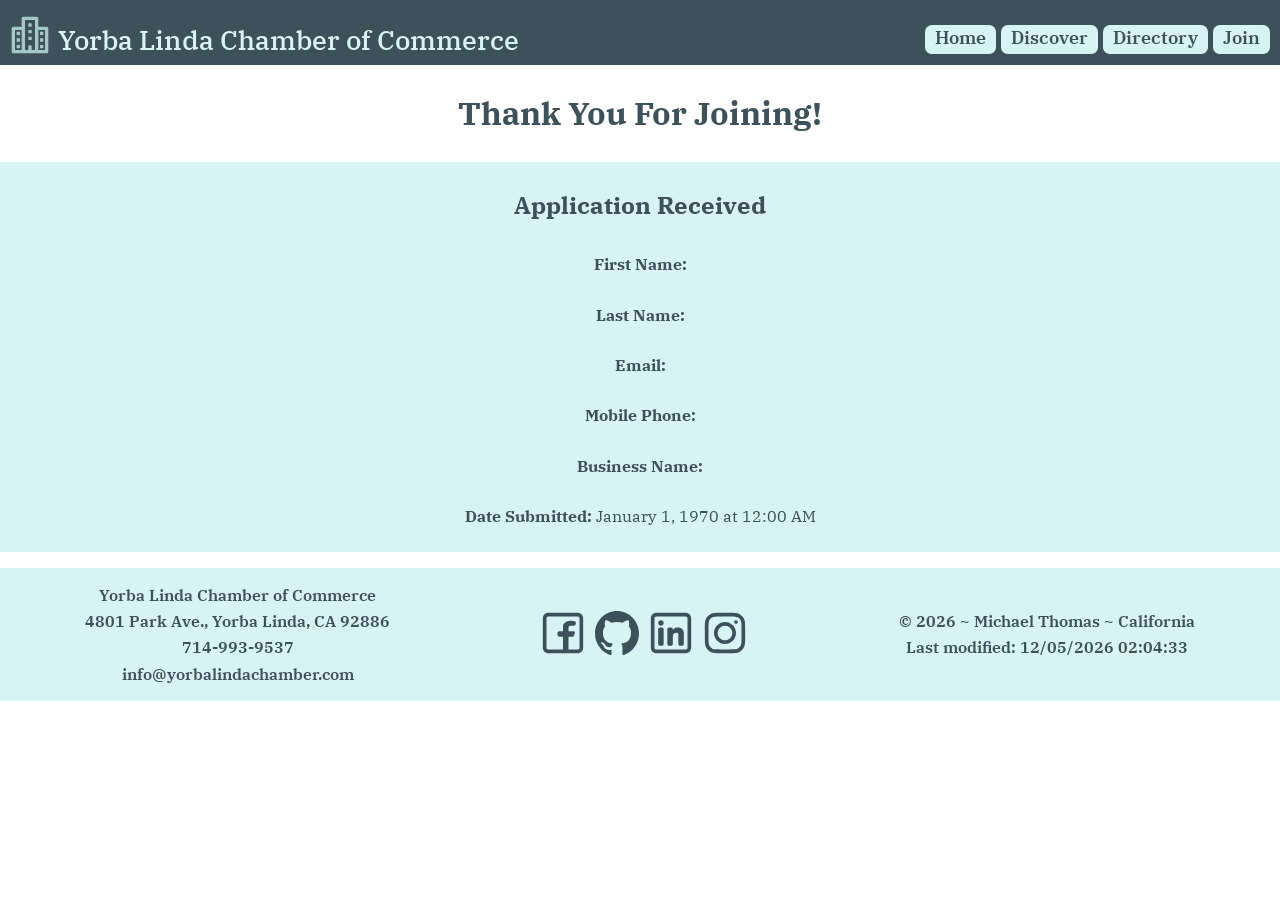
<file: chamber/thankyou.html>
<!DOCTYPE html>
<html lang="en">
<head>
    <meta charset="UTF-8">
    <meta name="viewport" content="width=device-width, initial-scale=1.0">
    <title>WDD231 | Thank You Page</title>
    <meta name="author" content="Michael Thomas">
    <meta name="description" content="Thank You page for the Chamber of commerce site for wdd231 web development class.">

    <link rel="icon" href="images/favicon.ico">
    <link rel="stylesheet" href="styles/normalize.css">
    <link rel="stylesheet" href="styles/base.css">
    <link rel="stylesheet" href="styles/larger.css">

    <link rel="preconnect" href="https://fonts.googleapis.com">
    <link rel="preconnect" href="https://fonts.gstatic.com" crossorigin>
    <link href="https://fonts.googleapis.com/css2?family=IBM+Plex+Serif:wght@400;700&display=swap" rel="stylesheet">

    <meta property="og:title" content="Chamber of Commerce Page">
    <meta property="og:description" content="Michael Thomas's chamber of commerce thank you page for the wdd231 web development class.">
    <meta property="og:url" content="https://mt-creations.github.io/wdd231/chamber/thankyou.html">
    <meta property="og:image" content="https://mt-creations.github.io/wdd231/chamber/images/hero-small.webp">

    <script src="scripts/footer.js" defer></script>
    <script src="scripts/navigation.js" defer></script>
    <script src="scripts/thankyou.js" defer></script>
</head>
<body>
    <header>
        <img src="images/logo.svg" alt="site logo">
        <span>Yorba Linda Chamber of Commerce</span>
        <button id="ham-btn" class="hamburger" aria-label="navigation menu button"></button>
        <nav id="nav-bar" class="navigation">
            <ul>
                <li><a href="https://mt-creations.github.io/wdd231/chamber/index.html">Home</a></li>
                <li><a href="#">Discover</a></li>
                <li><a href="https://mt-creations.github.io/wdd231/chamber/directory.html">Directory</a></li>
                <li><a href="https://mt-creations.github.io/wdd231/chamber/join.html">Join</a></li>
            </ul>
        </nav>
    </header>

    <main>
        <h1 class="thanks-h1">Thank You For Joining!</h1>

        <section class="thanks-info">
            <h2>Application Received</h2>

            <p><strong>First Name: </strong><span id="firstName"></span></p>

            <p><strong>Last Name: </strong><span id="lastName"></span></p>

            <p><strong>Email: </strong><span id="email"></span></p>

            <p><strong>Mobile Phone: </strong><span id="phone"></span></p>

            <p><strong>Business Name: </strong><span id="organization"></span></p>
            
            <p><strong>Date Submitted: </strong><span id="timestamp"></span></p>

        </section>

    </main>

    <footer>
        <div class="chamber-info">
            <p>Yorba Linda Chamber of Commerce</p>
            <p>4801 Park Ave., Yorba Linda, CA 92886</p>
            <p>714-993-9537​</p>
            <p>info@yorbalindachamber.com</p>
        </div>

        <div class="social">
            <a href="https://www.facebook.com/" target="_blank"><img src="images/facebook-icon.svg" alt="facebook" width="16" height="16"></a>
            <a href="https://github.com/mt-creations/wdd231" target="_blank"><img src="images/github-icon.svg" alt="github" width="16" height="16"></a>
            <a href="https://www.linkedin.com/feed/" target="_blank"><img src="images/linkedin-icon.svg" alt="linkedin" width="16" height="16"></a>
            <a href="https://www.instagram.com/" target="_blank"><img src="images/instagram-icon.svg" alt="instagram" width="16" height="16"></a>
        </div>

        <div class="student-info">
            <p><span id="currentYear"></span></p>
            <p id="lastModified"></p>
        </div>
    </footer>
    
</body>
</html>
</file>
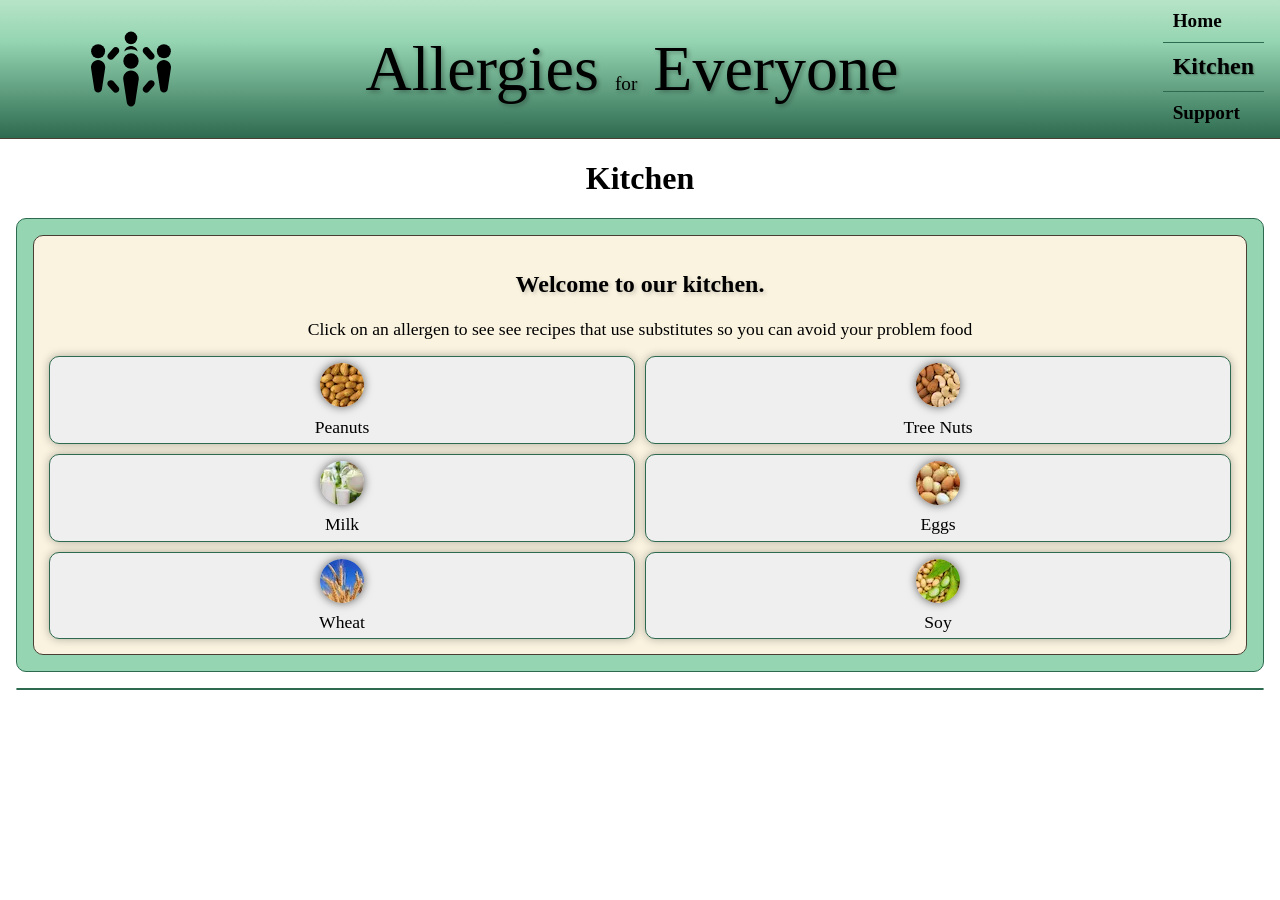
<file: final/kitchen.html>
<!DOCTYPE html>
<html lang="en">
<head>
    <meta charset="UTF-8">
    <meta name="viewport" content="width=device-width, initial-scale=1.0">
    <title>Kitchen - Final Project Food Allergy Website | WDD 231</title>
    <meta name="author" content="Michael Thomas">
    <meta name="description" content="Final project for wdd231 web development class.  Kitchen page for a website about food allergies.">

    <link rel="icon" href="images/final-favicon.ico">
    <link rel="stylesheet" href="styles/normalize.css">
    <link rel="stylesheet" href="styles/base.css">
    <link rel="stylesheet" href="styles/medium.css">
    <link rel="stylesheet" href="styles/larger.css">

    <link rel="preconnect" href="https://fonts.googleapis.com">
    <link rel="preconnect" href="https://fonts.gstatic.com" crossorigin>
    <link href="https://fonts.googleapis.com/css2?family=IBM+Plex+Serif:wght@400;700&display=swap" rel="stylesheet">

    <meta property="og:title" content="Food allergy information website">
    <meta property="og:description" content="Michael Thomas's final project for the wdd231 web development class. A food allergy information website.">
    <meta property="og:url" content="https://mt-creations.github.io/wdd231/final/kitchen.html">
    <meta property="og:image" content="https://mt-creations.github.io/wdd231/final/kitchen.html">

    <script src="scripts/footer.js" defer></script>
    <script src="scripts/navigation.js" defer></script>
    <script type="module" src="scripts/home.js" defer></script>
</head>

<body>
    <header>
        <img src="images/hands-icon.svg" alt="holding hands icon">

        <p class="words"><span>Allergies <span class="small-word">for</span> Everyone</span></p>

        <button class="hamburger" id="ham-btn"  aria-label="navigation menu"></button>

        <nav class="navigation" id="nav-bar">
            <ul>
                <li><a class="active" href="https://mt-creations.github.io/wdd231/final/index.html">Home</a></li>
                <li class="current"><a href="https://mt-creations.github.io/wdd231/final/kitchen.html">Kitchen</a></li>
                <li><a href="#">Support</a></li>
            </ul>
        </nav>

    </header>

    <main>
        <h1>Kitchen</h1>
        <section class="intro-border">
            <div class="intro">
                <h2>Welcome to our kitchen.</h2>
                <p>Click on an allergen to see see recipes that use substitutes so you can avoid your problem food</p>
                <div class="k-index">
                    <button class="kitchen-btn" id="k-peanuts">
                        <img src="images/peanuts-icon.webp" alt="peanuts" loading="lazy">
                        <p>Peanuts</p>
                    </button>
                    <button class="kitchen-btn" id="k-treenuts">
                        <img src="images/treenuts-icon.webp" alt="tree nuts" loading="lazy">
                        <p>Tree Nuts</p>
                    </button>
                    <button class="kitchen-btn" id="k-milk">
                        <img src="images/milk-icon.webp" alt="milk" loading="lazy">
                        <p>Milk</p>
                    </button>
                    <button class="kitchen-btn" id="k-eggs">
                        <img src="images/eggs-icon.webp" alt="eggs" loading="lazy">
                        <p>Eggs</p>
                    </button>
                    <button class="kitchen-btn" id="k-wheat">
                        <img src="images/wheat-icon.webp" alt="wheat" loading="lazy">
                        <p>Wheat</p>
                    </button>
                    <button class="kitchen-btn" id="k-soy">
                        <img src="images/soy-icon.webp" alt="soy" loading="lazy">
                        <p>Soy</p>
                    </button>
                </div>
            </div>
        </section>

        <section class="intro-border">
            <div>
                
            </div>
        </section>




    </main>

</body>
</html>
</file>
<file: styles/base.css>
/************ COLORS / FONTS *******************/

:root {
    --primary-color: #131662;
    --secondary-color: #e5f5fc; 
    --tertiary-color: #c2f1f1;
}

*{
    font-family: IBM Plex Serif;
    box-sizing: border-box; 
    color: var(--primary-color);  
}

/**************** HEADER *******************/

header{
    display: grid;
    grid-template-columns: 24px auto 44px;
    align-items: end;
    padding: 5px 0 5px 10px;
    border-bottom: solid 1px var(--primary-color);
    column-gap: 8px;
    background-color: var(--secondary-color);
}

header img {
    display: block;
    width: 100%;
    height: auto;
}

header span {
    font-size: 1.5rem;
    color: var(--primary-color);
}

/*************** NAVIGATION ******************/

.hamburger {
    background: none;
    border: none;
    color: var(--primary-color);
    cursor: pointer;
}

.hamburger::before {
    content: "\2630";
    font-size: 2rem;
}

.hamburger.show::before {
    content: "\00D7";
    font-size: 2rem;
}

.navigation {
    display: none;
}

.navigation.show {
    display: block;
}

.navigation ul {
    list-style-type: none;
    margin: 0;
    padding: 0;
}

.navigation a {
    display: block;
    padding: .8rem 10px;
    color: var(--primary-color);
    text-decoration: none;
    border-bottom: solid 1px var(--secondary-color);
}

.navigation li.current {
    background-color: var(--tertiary-color);
}

.navigation a:hover {
    background-color: var(--primary-color);
    color: var(--secondary-color);
}


/************ MAIN - STUDENT *************/

h1 {
    padding: 10px;
    margin-top: 10px;
    margin-bottom: 0;
}

.student {
    display: block;
    padding: 10px;
}

h2 {
    text-align: center;
    margin-top: 10px;
    margin-bottom: 10px;
    background-color: var(--tertiary-color);
    color: var(--primary-color);
    font-size: 1.4rem;
    padding-bottom: 3px;
    border-bottom: var(--primary-color);
}

.student p {
    margin: 0 10px;
}

section.about-me {
    background-color: var(--secondary-color);
    padding-bottom: 10px;
}

.student-photo {
    background-color: var(--secondary-color);
    padding-bottom: 15px;
}

.student-photo img {
    display: block;
    margin: 0 auto;
    border-radius: 5px;
    box-shadow: 5px 5px 10px gray;
}


/************ MAIN - COURSES *************/

.certificates {
    margin: 10px;
}

.btn-group {
    display: flex;
    justify-content: space-between;
    gap: 12px;
}

.cert-btn {
    flex: 1;
    height: 44px;
    color: var(--primary-color);
    font-weight: 700;
    font-size: 1.2rem;
    background-color: var(--secondary-color);
    border: 1px solid var(--primary-color);
    border-radius: 8px;
}

.cert-btn:hover {
    background-color: var(--tertiary-color);
    cursor: pointer;
}

.courses-wdd p, .courses-cse p {
    display: block;
    text-align: center;
    background-color: var(--tertiary-color);
    color: var(--primary-color);
    font-weight: 600;
    padding: 3px 0;
    border: 1px solid var(--secondary-color);
    border-radius: 2px; 
}

.courses-wdd, .courses-cse {
    display: none;
}

.total-credits {
    color: var(--primary-color);
    text-align: center;
}

.completed {
    background-color: #a7c7c7;
    
}

/*************** FOOTER ****************/

footer {
    background-color: var(--secondary-color);
    color: var(--primary-color);
    font-weight: 600;
    padding: 10px 0;
    text-align: center;
}

.social {
    display: flex;
    justify-content: center;
    column-gap: 8px;
}

.social a {
    display: flex;
    width: 44px;
    height: 44PX;
    justify-content: center;
    align-items: center;
    border: var(--primary-color) solid 1px ;
    border-radius: 22px;
}

.social img {
    width: 22px;
    height: 22px;
}

.social a:hover {
    background-color: var(--tertiary-color);
}
</file>
<file: styles/larger.css>
/* --primary-color: #131662;
   --secondary-color: #d8dadb; 
   --tertiary-color: #d8f3f3; */


@media only screen and (min-width: 38rem) {

    header, main, nav, footer {
        max-width: 900px;
        margin: 0 auto;
    }

    header {
        grid-template-columns: 24px auto;
    }

    .hamburger {
        display: none;
    }

    .navigation {
        display: block;
        border-bottom: solid 1px #d8dadb;
    }

    .navigation ul {
        display: flex;
    }

    .navigation a {
        border: none;
    }

    section.student {
        display: grid;
        grid-template-columns: 2fr 1fr;
        column-gap: 15px;
    }

    .about-me {
        grid-column: 1/2;
    }

    .about-me h2,
    .student-photo h2 {
        margin-top: 0;
    }





}
</file>
<file: chamber/styles/base.css>
/****************** ROOT ******************/

:root {
    --primary-color: #3d515a; 
    --secondary-color: #a7c7c7; 
    --tertiary-color: #d8f3f3;
    --white: white;
}

* {
    font-family: "IBM Plex Serif", serif; 
}

/****************** FONT ******************/

.ibm-plex-serif-regular {
    font-family: "IBM Plex Serif", serif;
    font-weight: 400;
    font-style: normal;
}
  
.ibm-plex-serif-bold {
    font-family: "IBM Plex Serif", serif;
    font-weight: 700;
    font-style: normal;
}

  
/***************** HEADER *****************/

header {
    display: grid;
    grid-template-columns: 48px auto 1fr;
    align-items: end;
    color: var(--primary-color);
    background-color: var(--primary-color);
    padding: 10px;
}

header img {
    width: 40px;
    height: 40px;
    margin-top: 5px;
}

header span {
    font-weight: 500;
    font-size: 1rem;
    color: var(--tertiary-color);
}

header button {
    padding: 0px 0px 3px 0px;
}

.title {
    font-size: larger;
}


/*************** NAVIGATION ***************/

.hamburger {
    background: none;
    border: none;
    font-size: 2rem;
    color: var(--tertiary-color);
    cursor: pointer;
    display: flex;
    justify-content: right;
}

.hamburger::before {
    content: "\2630";
    width: 44px;
    height: 44px;
}

.hamburger.show::before {
    content: "\00d7";
}


nav a:hover {
    background-color: var(--secondary-color);
}

.navigation li.current a:hover {
    text-decoration: underline;
    text-decoration-thickness: 3px;
    text-decoration-color: var(--secondary-color);
}

.navigation {
    display: none;
    grid-column: 1 / -1;
}

.navigation.show {
    display: block;
    background-color: var(--tertiary-color);
    margin-top: 10px;
}

.navigation li.current a{
    font-weight: 700 ;
    background-color: var(--secondary-color);
}

.navigation ul {
    list-style-type: none;
    margin: 0;
    padding: 0;
}

.navigation a {
    display: block;
    padding: 10px;
    text-decoration: none;
    color: var(--primary-color);
    border-bottom: solid 1px var(--primary-color);
    font-size: 1rem;
    font-weight: 600;
}


/*************** MAIN ***************/

.hero-img {
    width: 100%;
    height: auto;
}

.hero {
    position: relative;
}

.call-to-action {
    position: absolute;
    top: 20%;
    left: 50%;
    transform: translate(-50%, -50%);
    text-align: center;
    border-radius: 7px;
    max-width: 300px;
}

.cta-btn {
    display: inline-block;
    text-decoration: none;
    color: var(--tertiary-color);
    background-color: var(--primary-color);
    font-weight: 700;
    border-radius: 7px;
    padding: 10px;
    box-shadow: 0 6px 12px rgba(0, 0, 0, 0.8);
    transition: all 0.3s ease;
}

.cta-btn:hover {
    background-color: var(--secondary-color);
    color: var(--primary-color);
}

h1 {
    margin: 5px 5px 10px 5px;
    color: var(--primary-color);
}

#cards.grid {
    display: grid;
    grid-template-columns: repeat(auto-fit, minmax(250px, 1fr));
}

#cards.list {
    display: block;
}



    /******** BUTTONS *********/


.grid-btn, .list-btn {
    width: 88px;
    height: 44px;
    margin-left: 5px;
    display: flex;
    justify-content: center;
    align-items: center;
    border-radius: 7px;
    border-color: var(--secondary-color);
    background-color: var(--tertiary-color);
    color: var(--primary-color);
}

.list-btn {
    margin-left: 0px;
}

.list-btn img {
    height: 35px;
}

.grid-btn img {
    width: 30px;
}

.view-buttons {
    display: flex;
    column-gap: 5px;
}

.view-buttons button:hover {
    background-color: var(--secondary-color);
}


    /********** CARDS *********/

.card {
    border: 1px solid var(--secondary-color);
    border-radius: 7px;
    display: block;
    text-align: center;
    margin: 5px;
    padding-bottom: 10px;
    
}

.card h2 {
    padding: 10px 0;
    background-color: var(--tertiary-color);
    color: var(--primary-color);
    margin: 0;
    border-top-left-radius: 7px;
    border-top-right-radius: 7px;
}

.card img {
    margin: 10px 0;
}

.card p {
    margin: 5px 0;
}


/******************* LIST VIEW ***************/

#cards.list img{
    display: none;
}

#cards.list section {
    display: grid;
    grid-template-columns: 2fr 3fr 2fr 2fr;
    border: none;
}

#cards.list h2 {
    font-size: 14px;
    background: none;
}

#cards.list section:nth-child(odd) {
    background-color: var(--tertiary-color);
}

#cards.list .level {
    display: none;
}

#cards.list .dir-name {
    font-size: large;
}


/*************** FOOTER ***************/

footer {
    background-color: var(--tertiary-color);
    color: var(--primary-color);
    text-align: center;
    font-weight: 600;
    padding: 2px 10px 10px 10px ;
    margin-top: 1rem;
}

.social {
    display: flex;
    justify-content: center;
    column-gap: 8px;
    margin: 16px 0;
}

.social a img{
    width: 44px;
    height: 44px;
    border: 1px solid transparent;
    border-radius: 7px;
}

.social a:hover {
    background-color: var(--secondary-color);
}

.chamber-info {
    border-bottom: 1px solid var(--secondary-color);
}

.chamber-info p {
    margin: 8px 0;
}

.student-info p {
    margin: 8px 0;
}

.student-info {
    border-top: 1px solid var(--secondary-color);
}

/******************* HOME PAGE ***************/

.events,
.weather 
{
    border: 1px solid var(--secondary-color);
    border-radius: 7px;
    margin: 5px;
    text-align: center;
    box-shadow: 0 4px 8px rgba(0, 0, 0, 0.2);
}

.home-h2 {
    background-color: var(--tertiary-color);
    color: var(--primary-color);
    margin: 0;
    padding: 10px;
    display: flex; 
    justify-content: center;
    align-self: center;
    border-top-left-radius: 7px;
    border-top-right-radius: 7px;
    border: 1px solid var(--secondary-color);
    
}

.home-h3 {
    color: var(--tertiary-color);
    background-color: var(--primary-color);
    margin: 0;
    padding: 2px;
    align-self: center;
}

.featured-card h3 {
    color: var(--tertiary-color);
    background-color: var(--primary-color);
    margin-top: 0;
    padding: 4px 0;
    border-top-left-radius: 7px;
    border-top-right-radius: 7px;
}

.featured-card {
    margin: 5px;
}

.featured-section {
    border: 1px solid var(--secondary-color);
    margin: 0 5px;
    border-top-left-radius: 7px;
    border-top-right-radius: 7px;
}

.event-title {
    font-weight: 700;
    font-size: large;
    text-decoration: underline;
}

.events-div p {
    margin: 8px 0 16px 0;
}

.middle-event {
    background-color: var(--tertiary-color);
    padding: 3px;
}

.forecast {
    list-style: none;
    padding: 5px;
    margin: 5px;
}

.forecast li {
    padding: 5px;
}

#weather-icon {
    padding-top: 0px;
    
}

.p-temp {
    margin-top: 8px;
}


/******************JOIN******************/

.form {
    background-color: var(--tertiary-color);
    padding-top: 25px;
    padding-bottom: 15px;
}


label {
    display: flex;
    flex-direction: column;
    margin-bottom: 1rem;
    margin-left: 10px;
    margin-right: 10px;
    

}

.form input[type="text"] {
    height: 44px;
    border-radius: 5px;
    border-color: var(--primary-color);
    border-left: 6px solid var(--primary-color);
    box-shadow: 0 6px 12px rgba(0, 0, 0, 0.3);
}

.form input[type="email"] {
    height: 44px;
    border-radius: 5px;
    border-color: var(--primary-color);
    border-left: 6px solid var(--primary-color);
    box-shadow: 0 6px 12px rgba(0, 0, 0, 0.3);
}

.form input[type="tel"] {
    height: 44px;
    border-radius: 5px;
    border-color: var(--primary-color);
    border-left: 6px solid var(--primary-color);
    box-shadow: 0 6px 12px rgba(0, 0, 0, 0.3);
}

.join-h2 {
    color: var(--primary-color);
    margin-left: 10px;
    margin-right: 10px;
    padding-bottom: 20px;
    text-align: center;
}

input[type="submit"] {
    display: block;
    margin: 1rem auto;
    height: 44px;
    border-radius: 5px;
    border-color: var(--primary-color);
    font-style: italic;
    font-weight: 700;
    color: var(--primary-color);
    box-shadow: 0 6px 12px rgba(0, 0, 0, 0.3);

    transition: background-color 1s ease;
}

input[type="submit"]:hover {
    cursor: pointer;
    color: var(--primary-color);
    background-color: rgb(247, 182, 231);
}

.member-level {
    display: flex;
    flex-direction: column;
    gap: 1rem;
    margin-bottom: 50px;
}

.member-level h2 {
    margin-bottom: 0;
    margin-top: 30px;
}

.member-card {
    padding: 10px;
    padding-bottom: 20px;
    margin: 10px;
    border: 2px solid var(--primary-color);
    border-radius:0 20px 0 20px;
    background-color: var(--tertiary-color);
    box-shadow: 0 6px 12px rgba(0, 0, 0, 0.3);
    display: flex;
    justify-content: center;
    align-items: center;
    flex-direction: column;

    transform: translateX(-200px);
    animation: slideIn 1s ease forwards;
}

.member-card:nth-of-type(1) {animation-delay: 0.2s;}
.member-card:nth-of-type(2) {animation-delay: 0.4s;}
.member-card:nth-of-type(3) {animation-delay: 0.6s;}
.member-card:nth-of-type(4) {animation-delay: 0.8s;}

@keyframes slideIn {
    to {
        opacity: 1;
        transform: translateX(0);
    }
}

.member-card h3 {
    justify-self: center;
    color: var(--primary-color);
    margin-top: 5px;
    margin-bottom: 15px;
}

.member-card a{
    text-decoration: none;
    border: 1px solid var(--primary-color);
    border-radius:0 12px 0 12px;
    padding-left: 5px;
    padding-right: 5px;
    padding-bottom: 3px;

    color: var(--primary-color);
    background-color: #f7f2f2;
    font-style: italic;
    box-shadow: 0 6px 12px rgba(0, 0, 0, 0.3);
}

.member-card a:hover {
    color: var(--primary-color);
    background-color: white;
    font-weight: 700;
    box-shadow: 0 6px 12px rgba(0, 0, 0, 0.7);

    transition: background-color 1s ease;
}

dialog::backdrop {
    background: rgba(0, 0, 0, 0.6);
}

.thanks-h1 {
    display: flex;
    text-align: center;
    margin: 30px 0;
}

.thanks-info {
    display: flex;
    flex-direction: column;
    align-items: center;
    padding: 10px;
    color: var(--primary-color);
    background-color: var(--tertiary-color);
}


/****************** DISCOVER *****************/

.discover-h1 {
    margin-bottom: 20px;
    margin-left: 10px;
}

.discover-visit {
    color: var(--primary-color);
    font-size: larger;
    margin: 10px;
}

.discover-card {
    margin: 10px;
    border: 1px solid var(--primary-color);
    border-radius: 10px;
    min-width: 300px;
    background-color: var(--tertiary-color);
    color: var(--primary-color);
    font-weight: 600;

    display: grid;
    grid-template-areas:
    "title"
    "image"
    "description"
    "address" ;
    
}

.discover-card figure {
    margin: 0;
    grid-area: image;
}

.discover-card img {
    width: 100%;
    min-width: 250px;
}

.discover-card h2 {
    margin: 10px;
    text-align: center;
    grid-area: title;
}

.discover-card address {
    grid-area: address;
    padding: 0 10px 10px 10px;
    text-align: center;
}

.discover-card p {
    grid-area: description;
    padding: 0 10px 10px 10px;
    text-align: center;
}

.discover-card button {
    margin: 20px 0;
    padding: 10px 0;
    border-radius: 10px;
    box-shadow: 0 6px 12px rgba(0, 0, 0, 0.3);
    width: 150px;
    justify-self: center;
    
}

.discover-card button:hover {
    cursor: pointer;
    background-color: darkgrey;
    color: white;
}
</file>
<file: chamber/styles/larger.css>
@media only screen and (min-width: 1025px) {
   
    :root {
        --primary-color: #3d515a; 
        --secondary-color: #a7c7c7; 
        --tertiary-color: #d8f3f3;
        --white: white;
    }
    
    .title {
        font-size: 27px;
    }


    .hamburger {
        display: none;
    }

    #cards.grid {
        grid-template-columns: repeat(auto-fit, minmax(300px, 1fr));
    }

   

    .navigation {
        display: block;
        background: none;
        grid-column: 3/4;
    }

    .navigation ul {
        display: flex;
        justify-content: right;
        gap: 5px;

    }

    .navigation a {
        background-color: var(--tertiary-color);
        font-size: large;
        padding: 3px 10px 5px 10px;
        border-radius: 7px;
    }

    header span {
        font-size: 1.7rem;
    }
    
    footer {
        display: flex;
        justify-content: space-around;
        align-items: center;
        text-decoration: none;
        padding: 10px;
    }

    .student-info,
    .chamber-info {
        border: none;
    }

    /* *********** HOME PAGE ************* */

    .featured-section {
        display: grid;
        grid-template-columns: 1fr 1fr 1fr;
        grid-template-rows: 60px 1fr;
    }

    .fb-title {
        grid-column: 1/-1;
    }

    #featured-cards {
        display: grid;
        grid-template-columns: repeat(auto-fit, minmax(250px, 1fr));
        gap: 10px;
        grid-column: 1/-1;
    }

    .event-weather {
        display: grid;
        grid-template-columns: 1fr 1fr;
    }

    .events {
        display: grid;
        grid-template-columns: 1fr;
        grid-template-rows: 49.44px 1fr;
        align-items: center;
    }


    /* *********** JOIN PAGE ************* */

    .join-grid {
        display: grid;
        grid-template-columns: 1fr 1fr;
        column-gap: 30px;
    }

    .member-level {
        padding-top: 25px;
        background-color: var(--tertiary-color);
        margin-bottom: 0;
    }

    .member-card {
        background-color: var(--white);
        transform: translateY(100px);
        animation: slideIn 1s ease forwards;
    }
    
    .member-card:nth-of-type(1) {animation-delay: 0.2s;}
    .member-card:nth-of-type(2) {animation-delay: 0.4s;}
    .member-card:nth-of-type(3) {animation-delay: 0.6s;}
    .member-card:nth-of-type(4) {animation-delay: 0.8s;}
    
    @keyframes slideIn {
        to {
            opacity: 1;
            transform: translateY(0);
        }
    }
    
    .thanks-h1 {
        display: flex;
        justify-content: center;
        margin: 30px 0;
    }

    /* *********** DISCOVER PAGE ************* */

    #card-holder {
        display: grid;
        grid-template-columns: 1fr 1fr;
    }

    .discover-card {
        display: grid;
        grid-template-areas:
        
        "image"
        "title"
        "address" 
        "description"
        "button" ;
    }

    .discover-card figure {
        grid-area: image;
    }

    .discover-card img {
        border-top-left-radius: 8px;
        border-top-right-radius: 8px;
    
    }

    .discover-card h2 {
        grid-area: title;
        padding-bottom: 10px ;
    }

    .discover-card p {
        grid-area: description;
    }

    .discover-card address {
        grid-area: address;
    }

    .discover-card button {
        grid-area: button;
        
    }



}
</file>
<file: final/styles/base.css>
/********** WDD231 FINAL PROJECT ***********/

/************* COLORS &FONT ****************/

:root {
    --text-color: #000000;
    --primary-color: #95D5B2;
    --secondary-color: #2D6A4F;
    --tertiary-color: #FAF3E0;
    --highlight-color: #D4A373;
    --dark-highlight-color: #4A3F35;
    --special-color: #d2f5e2;
}

.ibm-plex-serif-regular {
    font-family: "IBM Plex Serif", serif;
    font-weight: 400;
    font-style: normal;
}

  
.ibm-plex-serif-bold {
    font-family: "IBM Plex Serif", serif;
    font-weight: 700;
    font-style: normal;
}



/************* HEADER *****************/

header {
    background-color: var(--primary-color);
    display: grid;
    grid-template-columns: 1fr 3fr 1fr;
    border-bottom: 1px solid var(--dark-highlight-color);

    background: linear-gradient(
        to bottom,
        #b7e4c7 0%,
        var(--primary-color) 30%,
        var(--secondary-color) 100%
    );
}

header img {
    display: block;
    width: clamp(50px, 15vw, 80px);
    margin: 10px;
    padding-left: 10px;
    align-self: center;
    justify-self: center;
    
    
}

header .words {
    text-align: center;
    font-size: 2rem;
    padding: 0 15px;
    text-shadow: 2px 2px 4px rgba(0, 0, 0, 0.3);
    
}

h1 {   
    display: flex;
    justify-content: center;
}

.small-word {
    font-size: 1.2rem;
}

.hamburger {
    background: none;
    border: none;
    font-size: 3rem;
    cursor: pointer;
    display: flex;
    justify-content: right;
    align-items: center;
}

.hamburger::before {
    content: "\2630";
    width: 44px;
    height: 44px;
}

.hamburger.show::before {
    content: "\00d7";
}


nav a:hover {
    background-color: var(--special-color);
    font-size: 1.5rem;
}

.navigation {
    display: none;
    grid-column: 1 / -1;
}

.navigation.show {
    display: block;
    background-color: var(--tertiary-color);
    margin-top: 10px;
    border-top: 2px solid var(--secondary-color);
}

.navigation li.current a{
    font-size: 1.5rem;
    text-shadow: 1px 1px 2px rgba(0, 0, 0, 0.3);

}

.navigation ul {
    list-style-type: none;
    margin: 0;
    padding: 0;
}

.navigation a {
    display: block;
    padding: 10px;
    text-decoration: none;
    color: var(--text-color);
    border-bottom: solid 1px var(--secondary-color);
    font-size: 1.2rem;
    font-weight: 600;
}



/************* FOOTER ****************/

footer {
    background-color: var(--primary-color);
    text-align: center;
    font-weight: 600;
    padding: 2px 10px 10px 10px ;
    margin-top: 1rem;
}

.social {
    display: flex;
    justify-content: center;
    column-gap: 8px;
    margin: 16px 0;
}

.social a img{
    width: 44px;
    height: 44px;
    border: 1px solid transparent;
    border-radius: 7px;
}

.social a:hover {
    background-color: var(--tertiary-color);
    border-radius: 10px ;
}

.student-info p {
    margin: 8px 0;
}

.student-info {
    border-top: 1px solid var(--secondary-color);
}

a#sources-link {
    text-decoration: none;
    color: var(--text-color);
}

a#sources-link:hover {
    font-size: 1.2rem;
    text-decoration: underline;
}




/************* HOME ******************/

.intro {
    background-color: var(--tertiary-color);
    display: block;
    text-align: center;
    margin: 1rem;
    padding: 15px;
    border: 1px solid var(--dark-highlight-color);
    border-radius: 10px;
}

.intro h2 {
    text-shadow: 2px 2px 4px rgba(0, 0, 0, 0.2);
}

.intro p {
    font-size: 1.1rem;
}

.intro-border {
    background-color: var(--primary-color);
    margin: 1rem;
    border-radius: 10px;
    border: 1px solid var(--secondary-color);
}

.allergens {
    background-color: var(--primary-color);
    display: block;
    margin: 1rem;
    padding: 5px 15px;
    border: 1px solid var(--dark-highlight-color);
    border-radius: 10px;
}

.allergen-card {
    cursor: pointer;
    align-items: center;
    text-align: center;
    padding: 10px;
    margin: 10px 0;
    border: 1px solid var(--secondary-color);
    background-color: var(--tertiary-color);
    border-radius: 10px;
    box-shadow:  0 0 10px rgba(0, 0, 0, .2)
}

.allergen-card figcaption {
    font-size: 1.5rem;
    text-shadow: 2px 2px 4px rgba(0, 0, 0, 0.2);
}

.allergen-card:hover {
    box-shadow: 0 0 10px rgba(0, 0, 0, .8);
    border-radius: 10px;
}

.allergen-card img {
    border-radius: 100px;
    box-shadow:  0 0 10px rgba(0, 0, 0, .5);
}

dialog {
    padding: 2rem;
    
    text-align: center;
    background-color: var(--tertiary-color);
}

dialog img {
    border: 1px solid var(--secondary-color);
    border-radius: 100px;
    box-shadow: 0 0 10px rgba(0, 0, 0, .8);
}

dialog::backdrop {
    background-color: rgba(0, 0, 0, 0.6);
}

/************* KITCHEN ******************/

.k-index {
    display: grid;
    grid-template-columns: 1fr 1fr;
    align-items: center;
    gap: 10px;
}

.kitchen-btn {
    border: 1px solid var(--secondary-color);
    box-shadow: 0 0 10px rgba(0, 0, 0, .3);
    border-radius: 10px;
}

.kitchen-btn:hover {
    cursor: pointer;
}

.kitchen-btn p {
    margin: 5px 0 ;
}

.kitchen-btn img {
    margin-top: 5px;
    border-radius: 100px;
    box-shadow: 0 0 10px rgba(0, 0, 0, .6);
}
</file>
<file: final/styles/medium.css>
/* 
:root {
    --text-color: #000000;
    --primary-color: #95D5B2;
    --secondary-color: #2D6A4F;
    --tertiary-color: #FAF3E0;
    --highlight-color: #D4A373;
    --dark-highlight-color: #4A3F35;
    --special-color: #d2f5e2;
} */

@media only screen and (min-width: 641px) and (max-width:1024px) {

    .allergens {
        display: grid;
        grid-template-columns: 1fr 1fr;
        column-gap: 1rem;
    }

    .hamburger {
        display: none;
    }

    .navigation {
        display:flex;
        justify-content: end;
        grid-area: nav ;
    }

    .navigation li:last-child a {
        border-bottom: none;
    }

    header {
        grid-template-areas: 
        "image title nav" ;
    }

    header h1 {
        display: flex;
        justify-content: center;
        align-items: center;
        grid-area: title;
    }

    header img {
        grid-area: image ;
    }

    header p span  {
        font-size: 3rem;
    }
    
}
</file>
<file: final/styles/larger.css>
@media only screen and (min-width: 1025px){

    .allergens {
        display: grid;
        grid-template-columns: 1fr 1fr 1fr;
        column-gap: 1rem;
    }

    .hamburger {
        display: none;
    }

    .navigation {
        display:flex;
        justify-content: end;
        grid-area: nav;

    }

    .navigation li:last-child a {
        border-bottom: none;
    }

    header h1 {
        display: flex;
        justify-content: center;
        align-items: center;
        font-size: 3rem;
        grid-area: title;
    }

    header {
        padding-right: 1rem;
        grid-template-areas: 
        "image title nav" ;
    }

    header img {
        grid-area: image ;
    }

    header p span  {
        font-size: 4rem;
    }
}
</file>
<file: styles/prophets.css>
:root {
    --primary-color: #1b249c;
    --secondary-color: #c7caed;
    --outline-color: rgb(54, 58, 172)
}

header {
    color: var(--primary-color);
    display: block;
    text-align: center;
    
}

h1 {
    margin: 10px 0 0 0;
    

}

h1, h2 {
    color: var(--primary-color);
    -webkit-text-stroke: 1px rgb(54, 58, 172);
}

main {
    box-shadow: 0 0 15px rgba(0,0,0,0.6);
    margin: 20px;
}

.container {
    display: grid;
    grid-template-columns: repeat(auto-fit, minmax(280px, 1fr));
    justify-content: center;
    gap: 5px;
}

.container section {
    background-color: var(--secondary-color);
    border: 1px solid var(--primary-color);
    display: flex; 
    align-items: center;
    flex-direction: column;


}

.container img {
    width: 60%;
    height: auto;
    margin: 5px 5px 13px 0;
    border-radius: 5px;
    box-shadow: 3px 3px 3px rgba(0,0,0,0.4);
}

.container p, h2 {
    display: flex;
    justify-content: center;
    margin: 7px 0

}

.container p {
    margin: 0;
}

footer {
    display: flex;
    justify-content: center;
    margin: 10px;
}
</file>
<file: chamber/styles/medium.css>
@media only screen and (min-width: 641px) and (max-width:1024px) {

    .discover-card {
        display: grid;
        column-gap: 15px;
        grid-template-areas:
        "title title"
        "image description"
        "image address" 
        "image button" ;
    }

    .discover-card figure {
        grid-area: image;
    }

    .discover-card img {
        border-radius: 8px;
        overflow: hidden;
        margin: 10px;
        min-width: 250px;
    }

    .discover-card h2 {
        grid-area: title;
        padding-bottom: 10px ;
    }

    .discover-card p {
        grid-area: description;
    }

    .discover-card address {
        grid-area: address;
    }

    .discover-card button {
        grid-area: button;
        
    }

}
</file>
